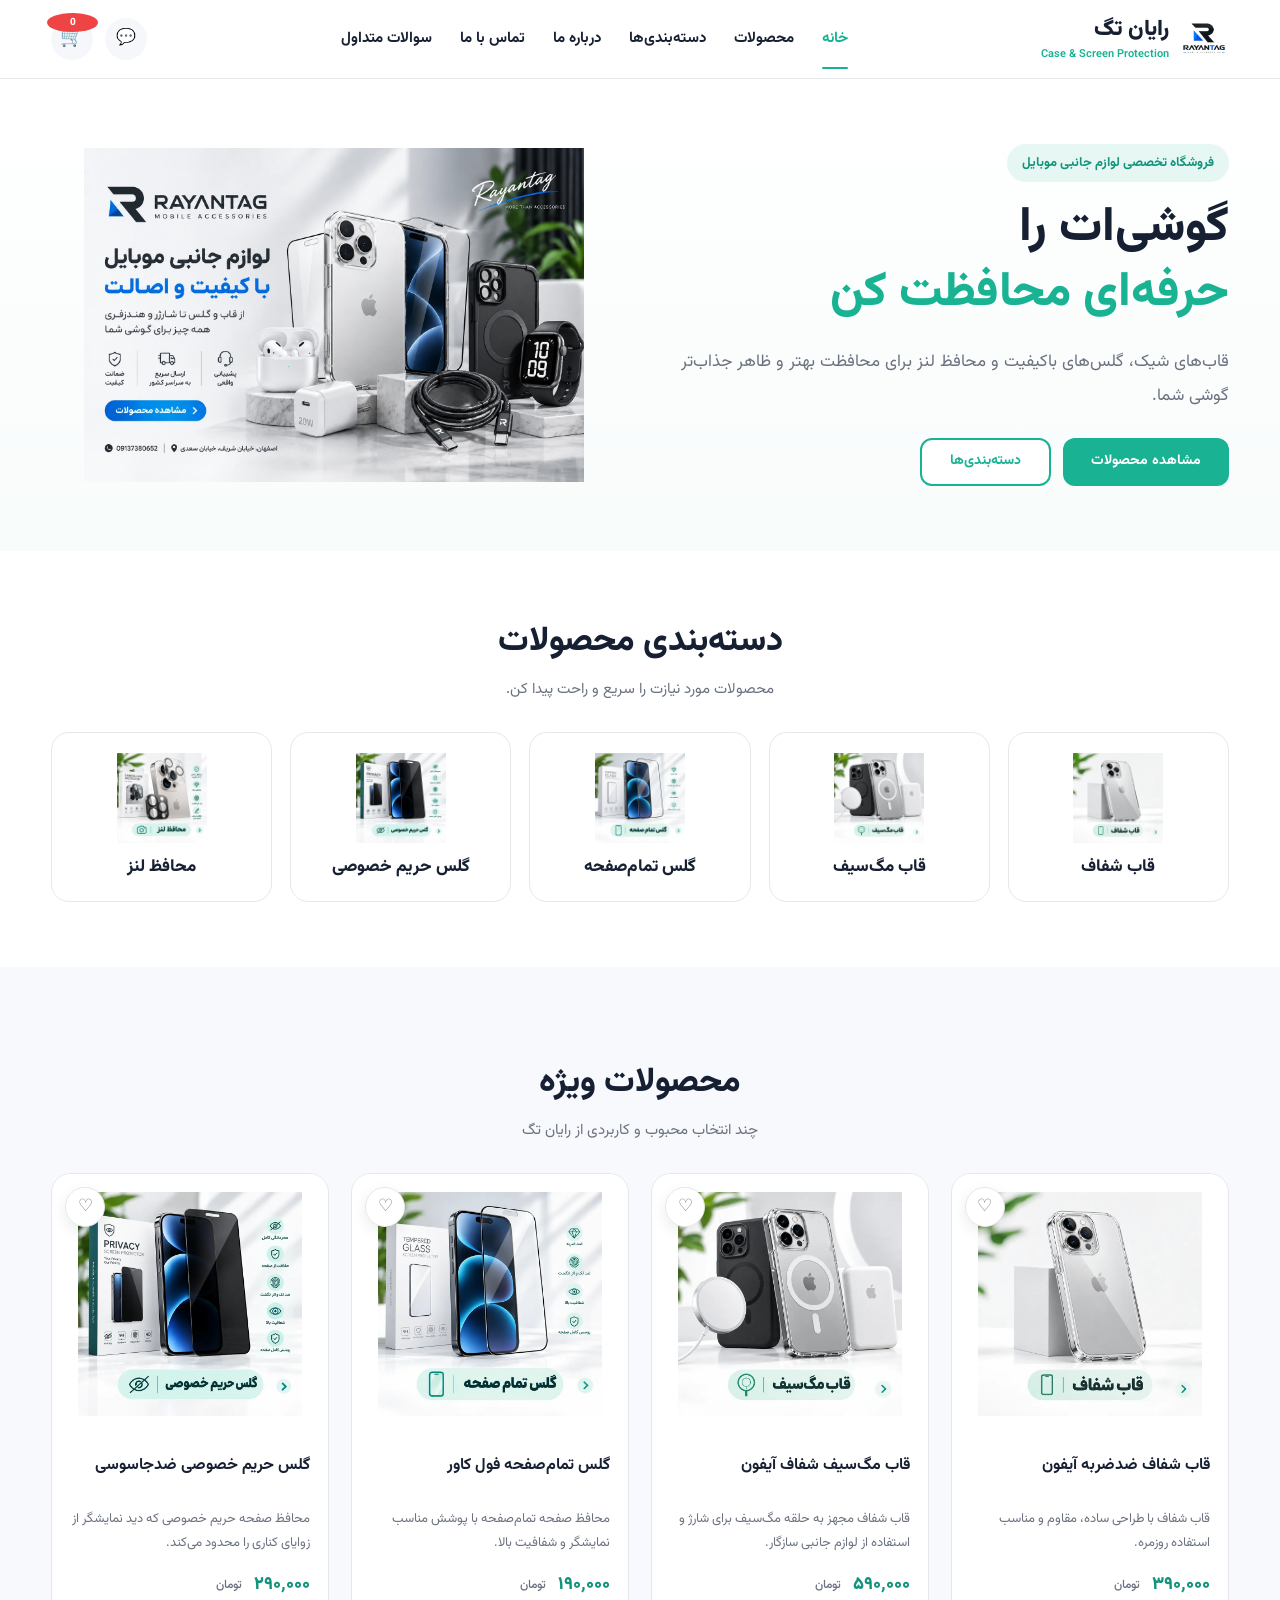
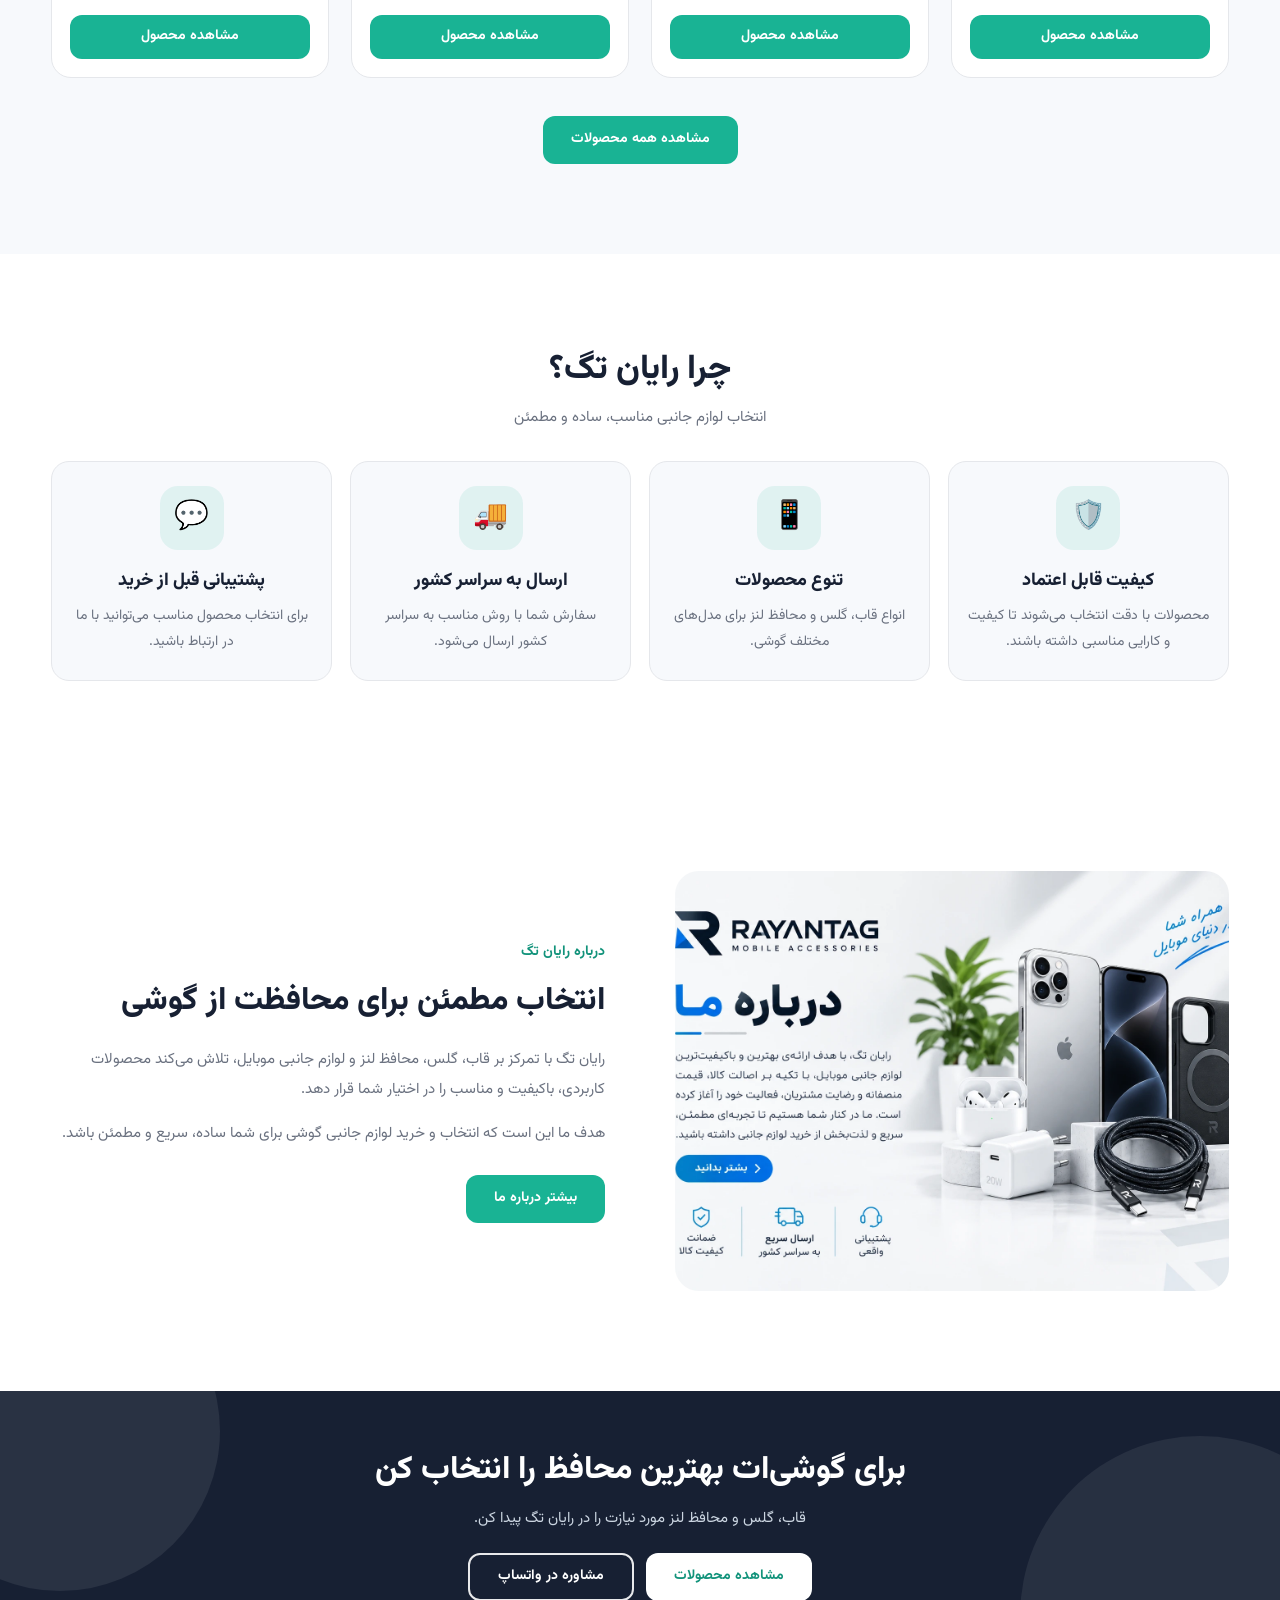
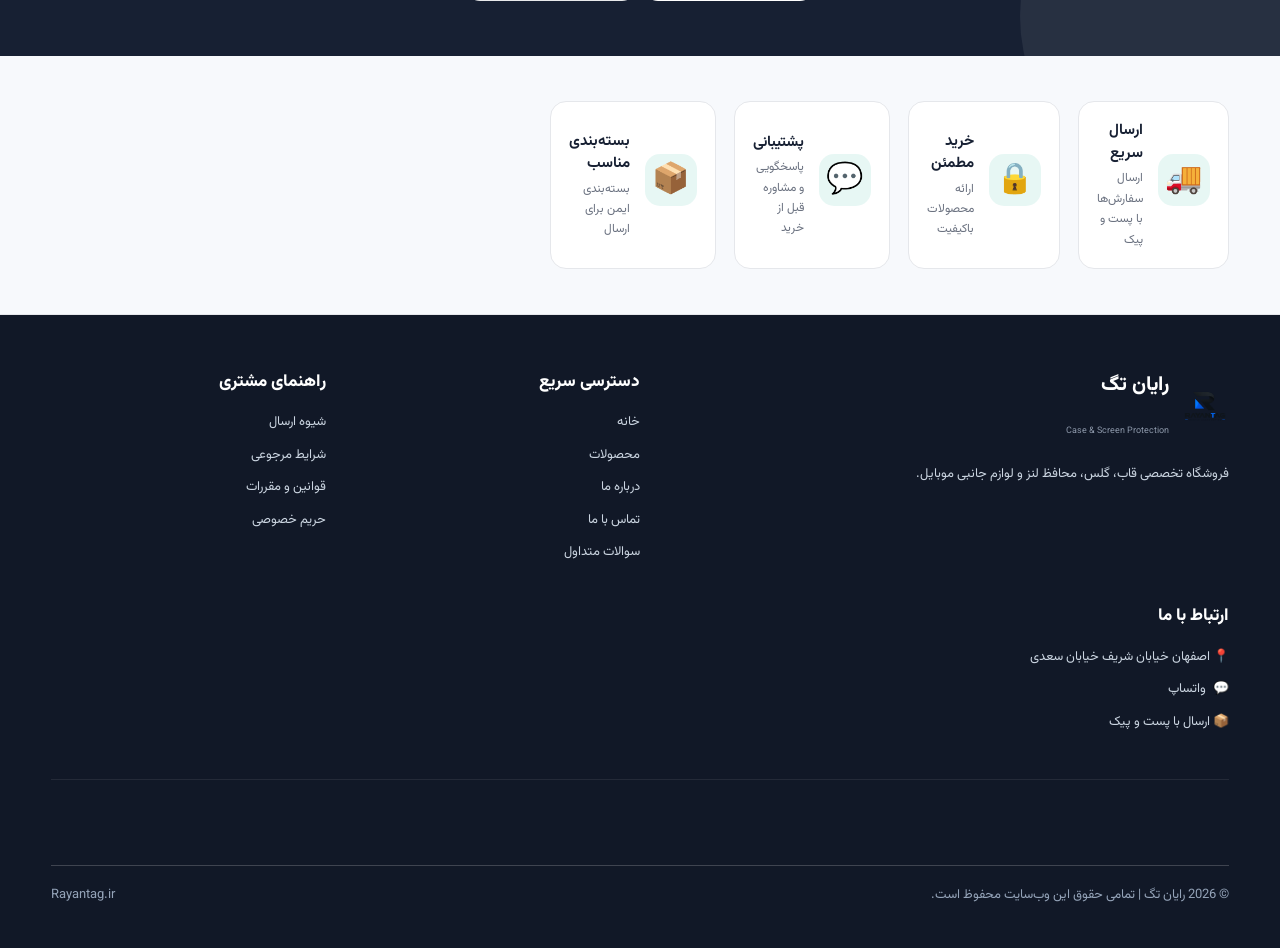
<file: index.html>
<!DOCTYPE html>
<html lang="fa" dir="rtl">

<head>

    <meta charset="UTF-8">

    <meta name="viewport"
          content="width=device-width, initial-scale=1.0">

    <meta http-equiv="X-UA-Compatible"
          content="IE=edge">

    <title>
        رایان تگ | خرید قاب، گلس و لوازم جانبی گوشی
    </title>

    <meta name="description"
          content="رایان تگ، فروشگاه تخصصی قاب گوشی، گلس صفحه، محافظ لنز و لوازم محافظتی موبایل. خرید آسان و ثبت سفارش از طریق واتساپ.">

    <meta name="keywords"
          content="رایان تگ، Rayantag، قاب گوشی، قاب موبایل، قاب مگ سیف، گلس گوشی، گلس حریم خصوصی، محافظ لنز، لوازم جانبی موبایل">

    <meta name="author"
          content="Rayantag">

    <meta name="theme-color"
          content="#19b394">

    <link rel="canonical"
          href="https://rayantag.ir/">

    <link rel="icon"
          href="assets/favicons/favicon.png"
          type="image/png">

    <link rel="apple-touch-icon"
          href="assets/favicons/apple-touch-icon.png">

    <link rel="preconnect"
          href="https://fonts.googleapis.com">

    <link rel="preconnect"
          href="https://fonts.gstatic.com"
          crossorigin>

    <link href="https://fonts.googleapis.com/css2?family=Vazirmatn:wght@300;400;500;600;700;800;900&display=swap"
          rel="stylesheet">

    <link rel="stylesheet"
          href="assets/css/style.css">

    <link rel="stylesheet"
          href="assets/css/responsive.css">

    <link rel="stylesheet" href="assets/css/animation.css">

</head>


<body>


<!-- =====================================
     HEADER
===================================== -->

<header class="header">

    <div class="container">


        <!-- LOGO -->

        <a href="index.html"
           class="logo"
           aria-label="صفحه اصلی رایان تگ">

            <img src="assets/logo/logo.webp"
                 alt="لوگوی رایان تگ">

            <div>

                <h2>رایان تگ</h2>

                <span>
                    Case &amp; Screen Protection
                </span>

            </div>

        </a>


        <!-- NAVIGATION -->

        <nav aria-label="منوی اصلی">

            <ul>

                <li>
                    <a class="active"
                       href="index.html">
                        خانه
                    </a>
                </li>

                <li>
                    <a href="products.html">
                        محصولات
                    </a>
                </li>

                <li>
                    <a href="#categories">
                        دسته‌بندی‌ها
                    </a>
                </li>

                <li>
                    <a href="about.html">
                        درباره ما
                    </a>
                </li>

                <li>
                    <a href="contact.html">
                        تماس با ما
                    </a>
                </li>

                <li>
                    <a href="faq.html">
                        سوالات متداول
                    </a>
                </li>

            </ul>

        </nav>


        <!-- HEADER ACTIONS -->

        <div class="header-actions">


            <!-- WHATSAPP -->

            <a href="https://wa.me/989137380652"
               target="_blank"
               rel="noopener"
               aria-label="پشتیبانی واتساپ">

                💬

            </a>


            <!-- CART -->

            <a href="cart.html"
               class="cart-icon"
               aria-label="سبد خرید">

                🛒

                <span id="cartCount">
                    0
                </span>

            </a>


        </div>


    </div>

</header>

    <!-- =====================================
     HERO
===================================== -->

<section class="hero">

    <div class="container">


        <div class="hero-content">

            <span class="hero-badge">
                فروشگاه تخصصی لوازم جانبی موبایل
            </span>


            <h1>
                گوشی‌ات را
                <br>
                <span>حرفه‌ای محافظت کن</span>
            </h1>


            <p>
                قاب‌های شیک، گلس‌های باکیفیت و محافظ لنز
                برای محافظت بهتر و ظاهر جذاب‌تر گوشی شما.
            </p>


            <div class="hero-buttons">

                <a href="products.html"
                   class="btn">

                    مشاهده محصولات

                </a>


                <a href="#categories"
                   class="btn-outline">

                    دسته‌بندی‌ها

                </a>

            </div>

        </div>


        <!-- HERO IMAGE -->

        <div class="hero-image">

            <img src="assets/hero/hero.webp"
                 alt="محصولات لوازم جانبی رایان تگ"
                 loading="eager">

        </div>


    </div>

</section>



<!-- =====================================
     CATEGORIES
===================================== -->

<section id="categories"
         class="categories">

    <div class="container">


        <div class="section-header">

            <h2>
                دسته‌بندی محصولات
            </h2>

            <p>
                محصولات مورد نیازت را سریع و راحت پیدا کن.
            </p>

        </div>


        <div class="category-grid">


            <!-- CATEGORY 1 -->

            <a href="products.html?category=transparent-case"
               class="category-card">

                <img src="assets/categories/transparent-case.webp"
                     alt="قاب شفاف گوشی"
                     loading="lazy">

                <h3>
                    قاب شفاف
                </h3>

            </a>


            <!-- CATEGORY 2 -->

            <a href="products.html?category=magsafe-case"
               class="category-card">

                <img src="assets/categories/magsafe-case.webp"
                     alt="قاب مگ سیف"
                     loading="lazy">

                <h3>
                    قاب مگ‌سیف
                </h3>

            </a>


            <!-- CATEGORY 3 -->

            <a href="products.html?category=full-glass"
               class="category-card">

                <img src="assets/categories/full-glass.webp"
                     alt="گلس تمام صفحه"
                     loading="lazy">

                <h3>
                    گلس تمام‌صفحه
                </h3>

            </a>


            <!-- CATEGORY 4 -->

            <a href="products.html?category=privacy-glass"
               class="category-card">

                <img src="assets/categories/privacy-glass.webp"
                     alt="گلس حریم خصوصی"
                     loading="lazy">

                <h3>
                    گلس حریم خصوصی
                </h3>

            </a>


            <!-- CATEGORY 5 -->

            <a href="products.html?category=lens-protector"
               class="category-card">

                <img src="assets/categories/lens-protector.webp"
                     alt="محافظ لنز دوربین"
                     loading="lazy">

                <h3>
                    محافظ لنز
                </h3>

            </a>


        </div>

    </div>

</section>


    <!-- =====================================
     FEATURED PRODUCTS
===================================== -->

<section class="featured">

    <div class="container">


        <div class="section-header">

            <h2>
                محصولات ویژه
            </h2>

            <p>
                چند انتخاب محبوب و کاربردی از رایان تگ
            </p>

        </div>


        <div id="featuredProducts"
             class="product-grid">

            <!--
                محصولات به صورت خودکار
                توسط products.js نمایش داده می‌شوند.
            -->

        </div>


        <div class="section-more">

            <a href="products.html"
               class="btn">

                مشاهده همه محصولات

            </a>

        </div>


    </div>

</section>



<!-- =====================================
     WHY RAYANTAG
===================================== -->

<section class="why-us">

    <div class="container">


        <div class="section-header">

            <h2>
                چرا رایان تگ؟
            </h2>

            <p>
                انتخاب لوازم جانبی مناسب،
                ساده و مطمئن
            </p>

        </div>


        <div class="why-grid">


            <!-- CARD 1 -->

            <div class="why-card">

                <div class="why-icon">
                    🛡️
                </div>

                <h3>
                    کیفیت قابل اعتماد
                </h3>

                <p>
                    محصولات با دقت انتخاب می‌شوند
                    تا کیفیت و کارایی مناسبی داشته باشند.
                </p>

            </div>


            <!-- CARD 2 -->

            <div class="why-card">

                <div class="why-icon">
                    📱
                </div>

                <h3>
                    تنوع محصولات
                </h3>

                <p>
                    انواع قاب، گلس و محافظ لنز
                    برای مدل‌های مختلف گوشی.
                </p>

            </div>


            <!-- CARD 3 -->

            <div class="why-card">

                <div class="why-icon">
                    🚚
                </div>

                <h3>
                    ارسال به سراسر کشور
                </h3>

                <p>
                    سفارش شما با روش مناسب
                    به سراسر کشور ارسال می‌شود.
                </p>

            </div>


            <!-- CARD 4 -->

            <div class="why-card">

                <div class="why-icon">
                    💬
                </div>

                <h3>
                    پشتیبانی قبل از خرید
                </h3>

                <p>
                    برای انتخاب محصول مناسب
                    می‌توانید با ما در ارتباط باشید.
                </p>

            </div>


        </div>

    </div>

</section>


    <!-- =====================================
     ABOUT RAYANTAG
===================================== -->

<section class="about-preview">

    <div class="container">

        <div class="about-preview-content">


            <div class="about-preview-image">

                <img
                    src="assets/about/about-store.webp"
                    alt="رایان تگ"
                    loading="lazy"
                >

            </div>


            <div class="about-preview-text">

                <span class="about-label">
                    درباره رایان تگ
                </span>

                <h2>
                    انتخاب مطمئن برای
                    محافظت از گوشی
                </h2>

                <p>
                    رایان تگ با تمرکز بر قاب، گلس،
                    محافظ لنز و لوازم جانبی موبایل،
                    تلاش می‌کند محصولات کاربردی،
                    باکیفیت و مناسب را در اختیار شما قرار دهد.
                </p>

                <p>
                    هدف ما این است که انتخاب و خرید
                    لوازم جانبی گوشی برای شما ساده،
                    سریع و مطمئن باشد.
                </p>


                <a
                    href="about.html"
                    class="btn"
                >
                    بیشتر درباره ما
                </a>

            </div>


        </div>

    </div>

</section>



<!-- =====================================
     CTA
===================================== -->

<section class="cta">

    <div class="container">

        <div class="cta-content">

            <h2>
                برای گوشی‌ات بهترین محافظ را انتخاب کن
            </h2>

            <p>
                قاب، گلس و محافظ لنز مورد نیازت را
                در رایان تگ پیدا کن.
            </p>


            <div class="cta-buttons">

                <a
                    href="products.html"
                    class="btn"
                >
                    مشاهده محصولات
                </a>


                <a
                    href="https://wa.me/989137380652"
                    class="btn-outline"
                    target="_blank"
                    rel="noopener"
                >
                    مشاوره در واتساپ
                </a>

            </div>

        </div>

    </div>

</section>


    <!-- =====================================
     FEATURES
===================================== -->

<section class="features">

    <div class="container">

        <div class="features-grid">


            <div class="feature-item">

                <div class="feature-icon">
                    🚚
                </div>

                <div>
                    <h3>ارسال سریع</h3>
                    <p>ارسال سفارش‌ها با پست و پیک</p>
                </div>

            </div>


            <div class="feature-item">

                <div class="feature-icon">
                    🔒
                </div>

                <div>
                    <h3>خرید مطمئن</h3>
                    <p>ارائه محصولات باکیفیت</p>
                </div>

            </div>


            <div class="feature-item">

                <div class="feature-icon">
                    💬
                </div>

                <div>
                    <h3>پشتیبانی</h3>
                    <p>پاسخگویی و مشاوره قبل از خرید</p>
                </div>

            </div>


            <div class="feature-item">

                <div class="feature-icon">
                    📦
                </div>

                <div>
                    <h3>بسته‌بندی مناسب</h3>
                    <p>بسته‌بندی ایمن برای ارسال</p>
                </div>

            </div>


        </div>

    </div>

</section>



<!-- =====================================
     FOOTER
===================================== -->

<footer class="footer">

    <div class="container">

        <div class="footer-grid">


            <!-- ABOUT -->

            <div class="footer-column">

                <a
                    href="index.html"
                    class="footer-logo"
                >

                    <img
                        src="assets/logo/logo.webp"
                        alt="رایان تگ"
                    >

                    <div>

                        <h3>رایان تگ</h3>

                        <span>
                            Case &amp; Screen Protection
                        </span>

                    </div>

                </a>


                <p>
                    فروشگاه تخصصی قاب، گلس،
                    محافظ لنز و لوازم جانبی موبایل.
                </p>

            </div>



            <!-- QUICK LINKS -->

            <div class="footer-column">

                <h3>
                    دسترسی سریع
                </h3>

                <ul>

                    <li>
                        <a href="index.html">
                            خانه
                        </a>
                    </li>

                    <li>
                        <a href="products.html">
                            محصولات
                        </a>
                    </li>

                    <li>
                        <a href="about.html">
                            درباره ما
                        </a>
                    </li>

                    <li>
                        <a href="contact.html">
                            تماس با ما
                        </a>
                    </li>

                    <li>
                        <a href="faq.html">
                            سوالات متداول
                        </a>
                    </li>

                </ul>

            </div>



            <!-- CUSTOMER -->

            <div class="footer-column">

                <h3>
                    راهنمای مشتری
                </h3>

                <ul>

                    <li>
                        <a href="shipping.html">
                            شیوه ارسال
                        </a>
                    </li>

                    <li>
                        <a href="return.html">
                            شرایط مرجوعی
                        </a>
                    </li>

                    <li>
                        <a href="terms.html">
                            قوانین و مقررات
                        </a>
                    </li>

                    <li>
                        <a href="privacy.html">
                            حریم خصوصی
                        </a>
                    </li>

                </ul>

            </div>



            <!-- CONTACT -->

            <div class="footer-column">

                <h3>
                    ارتباط با ما
                </h3>

                <ul class="footer-contact">

                    <li>
                        📍 اصفهان خیابان شریف خیابان سعدی
                    </li>

                    <li>
                        💬
                        <a
                            href="https://wa.me/989137380652"
                            target="_blank"
                            rel="noopener"
                        >
                            واتساپ
                        </a>
                    </li>

                    <li>
                        📦 ارسال با پست و پیک
                    </li>

                </ul>

            </div>


        </div>



        <!-- ENAMAD -->

        <div class="footer-trust">

          
        </div>



        <hr>



        <div class="footer-bottom">

            <p>
                © 2026 رایان تگ | تمامی حقوق این وب‌سایت محفوظ است.
            </p>

            <p>
                Rayantag.ir
            </p>

        </div>


    </div>

</footer>



<!-- =====================================
     SCRIPTS
===================================== -->

<script src="assets/js/products.js"></script>

<script src="assets/js/app.js"></script>


</body>
</html>
</file>
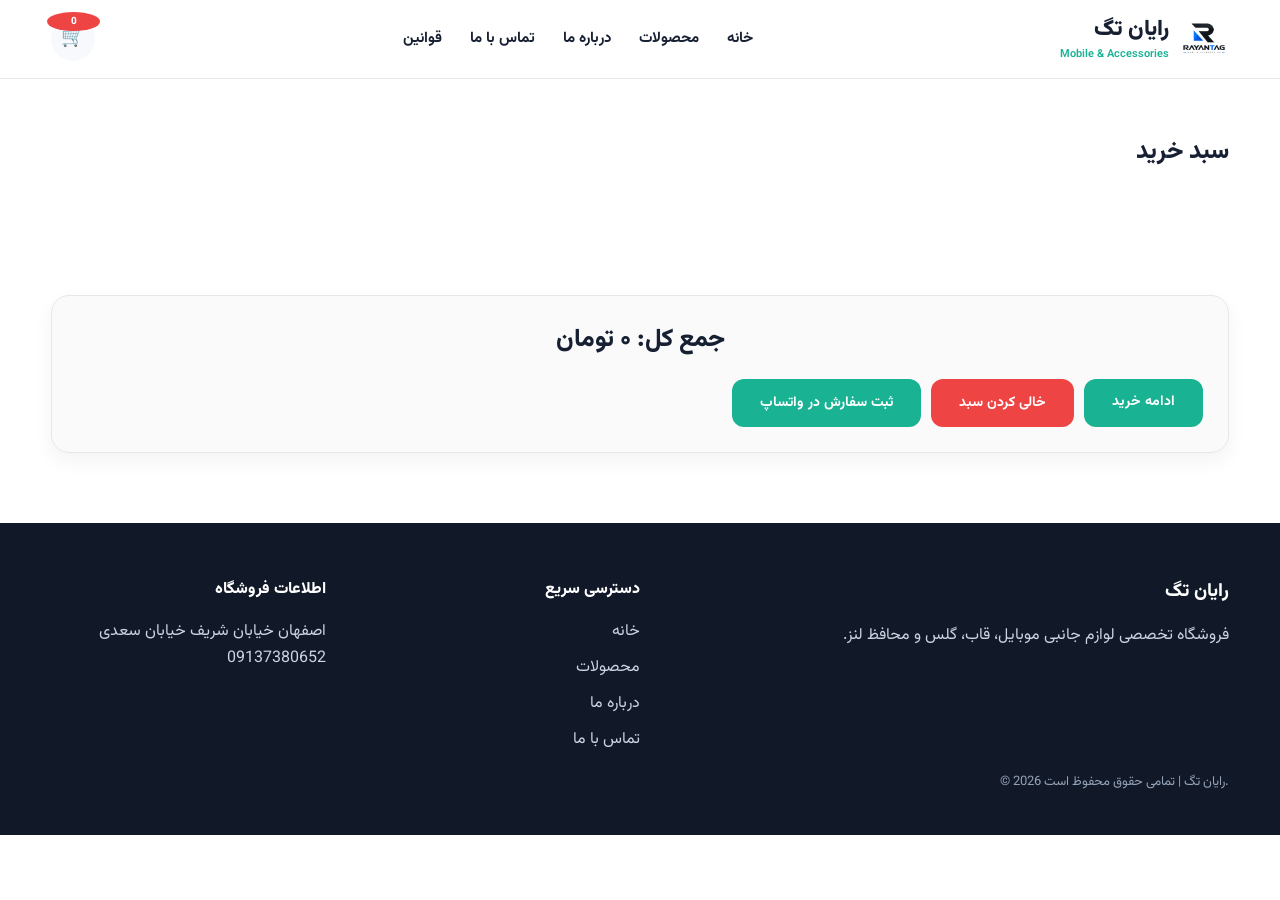
<file: cart.html>
<!DOCTYPE html>
<html lang="fa" dir="rtl">

<head>

    <meta charset="UTF-8">

    <meta
        name="viewport"
        content="width=device-width, initial-scale=1.0"
    >

    <title>سبد خرید | رایان تگ</title>

    <meta
        name="description"
        content="سبد خرید فروشگاه رایان تگ"
    >

    <link
        rel="icon"
        type="image/png"
        href="assets/favicons/favicon.png"
    >

    <link
        rel="stylesheet"
        href="assets/css/style.css"
    >

    <link
        rel="stylesheet"
        href="assets/css/responsive.css"
    >

    <link rel="stylesheet" href="assets/css/animation.css">
    
    <link
        rel="preconnect"
        href="https://fonts.googleapis.com"
    >

    <link
        rel="preconnect"
        href="https://fonts.gstatic.com"
        crossorigin
    >

    <link
        href="https://fonts.googleapis.com/css2?family=Vazirmatn:wght@300;400;500;600;700;800;900&display=swap"
        rel="stylesheet"
    >

    <style>

        .cart-page {
            padding: 45px 0 70px;
        }

        .cart-items {
            display: flex;
            flex-direction: column;
            gap: 15px;
        }

        .cart-item {
            display: grid;
            grid-template-columns: 110px 1fr auto;
            align-items: center;
            gap: 20px;
            padding: 18px;
            background: #fff;
            border: 1px solid #eee;
            border-radius: 18px;
        }

        .cart-item img {
            width: 100px;
            height: 100px;
            object-fit: contain;
            border-radius: 14px;
            background: #fafafa;
        }

        .cart-info h3 {
            margin: 0 0 10px;
            font-size: 16px;
        }

        .cart-info p {
            margin: 6px 0;
            color: #777;
            font-size: 13px;
        }

        .cart-row-total {
            color: #409b8c !important;
            font-weight: 800;
        }

        .cart-actions {
            display: flex;
            align-items: center;
            gap: 8px;
        }

        .qty-btn {
    width: 38px;
    height: 38px;
    border: 1px solid #ddd !important;
    border-radius: 9px;
    background: #fff !important;
    color: #111 !important;
    cursor: pointer;
    font-size: 20px;
    font-weight: 800;
    display: inline-flex;
    align-items: center;
    justify-content: center;
    opacity: 1 !important;
    visibility: visible !important;
}

.qty-btn:hover {
    background: #19b394 !important;
    color: #fff !important;
}
        

        .qty-number {
            min-width: 30px;
            text-align: center;
            font-weight: 700;
        }

        .remove-btn {
            margin-right: 10px;
            padding: 9px 13px;
            border: 0;
            border-radius: 9px;
            background: #f5eeee;
            color: #c33;
            font-family: inherit;
            cursor: pointer;
        }

        .cart-total {
            margin-top: 25px;
            padding: 25px;
            background: #fafafa;
            border-radius: 18px;
        }

        .cart-total h2 {
            margin: 0 0 20px;
        }

        .cart-buttons {
            display: flex;
            flex-wrap: wrap;
            gap: 10px;
        }

        .empty-cart {
            padding: 80px 20px;
            text-align: center;
        }

        .empty-cart h2 {
            margin-bottom: 20px;
        }

        @media (max-width: 700px) {

            .cart-item {
                grid-template-columns: 80px 1fr;
            }

            .cart-item img {
                width: 80px;
                height: 80px;
            }

            .cart-actions {
                grid-column: 1 / -1;
                justify-content: flex-start;
            }

            .remove-btn {
                margin-right: 5px;
            }

        }

    </style>

</head>


<body>


<header class="header">

    <div class="container">

        <a href="index.html" class="logo">

            <img
                src="assets/logo/logo.webp"
                alt="رایان تگ"
            >

            <div>

                <h2>رایان تگ</h2>

                <span>
                    Mobile & Accessories
                </span>

            </div>

        </a>


        <nav>

            <ul>

                <li>
                    <a href="index.html">
                        خانه
                    </a>
                </li>

                <li>
                    <a href="products.html">
                        محصولات
                    </a>
                </li>

                <li>
                    <a href="about.html">
                        درباره ما
                    </a>
                </li>

                <li>
                    <a href="contact.html">
                        تماس با ما
                    </a>
                </li>

                <li>
                    <a href="terms.html">
                        قوانین
                    </a>
                </li>

            </ul>

        </nav>


        <a
            href="cart.html"
            class="cart-icon"
        >

            🛒

            <span id="cartCount">
                0
            </span>

        </a>

    </div>

</header>


<section class="page-title">

    <div class="container">

        <h1>
            سبد خرید
        </h1>

    </div>

</section>


<section class="cart-page">

    <div class="container">


        <div id="cartItems">
        </div>


        <div class="cart-total">

            <h2>

                جمع کل:

                <span id="cartTotal">
                    0 تومان
                </span>

            </h2>


            <div class="cart-buttons">

                <a
                    href="products.html"
                    class="btn"
                >
                    ادامه خرید
                </a>


                <button
                    type="button"
                    id="clearCartBtn"
                    class="btn btn-danger"
                >
                    خالی کردن سبد
                </button>


                <button
                    type="button"
                    id="checkoutBtn"
                    class="btn"
                >
                    ثبت سفارش در واتساپ
                </button>

            </div>

        </div>

    </div>

</section>


<footer class="footer">

    <div class="container">

        <div class="footer-grid">

            <div>

                <h3>
                    رایان تگ
                </h3>

                <p>
                    فروشگاه تخصصی لوازم جانبی موبایل،
                    قاب، گلس و محافظ لنز.
                </p>

            </div>


            <div>

                <h4>
                    دسترسی سریع
                </h4>

                <ul>

                    <li>
                        <a href="index.html">
                            خانه
                        </a>
                    </li>

                    <li>
                        <a href="products.html">
                            محصولات
                        </a>
                    </li>

                    <li>
                        <a href="about.html">
                            درباره ما
                        </a>
                    </li>

                    <li>
                        <a href="contact.html">
                            تماس با ما
                        </a>
                    </li>

                </ul>

            </div>


            <div>

                <h4>
                    اطلاعات فروشگاه
                </h4>

                <p>
                    اصفهان خیابان شریف خیابان سعدی
                </p>

                <p>
                    09137380652
                </p>

            </div>

        </div>


        <div class="footer-bottom">

            <p>
                © 2026 رایان تگ | تمامی حقوق محفوظ است.
            </p>

        </div>

    </div>

</footer>


<script src="assets/js/products.js"></script>

<script src="assets/js/app.js"></script>

<script src="assets/js/cart.js"></script>


</body>

</html>
</file>
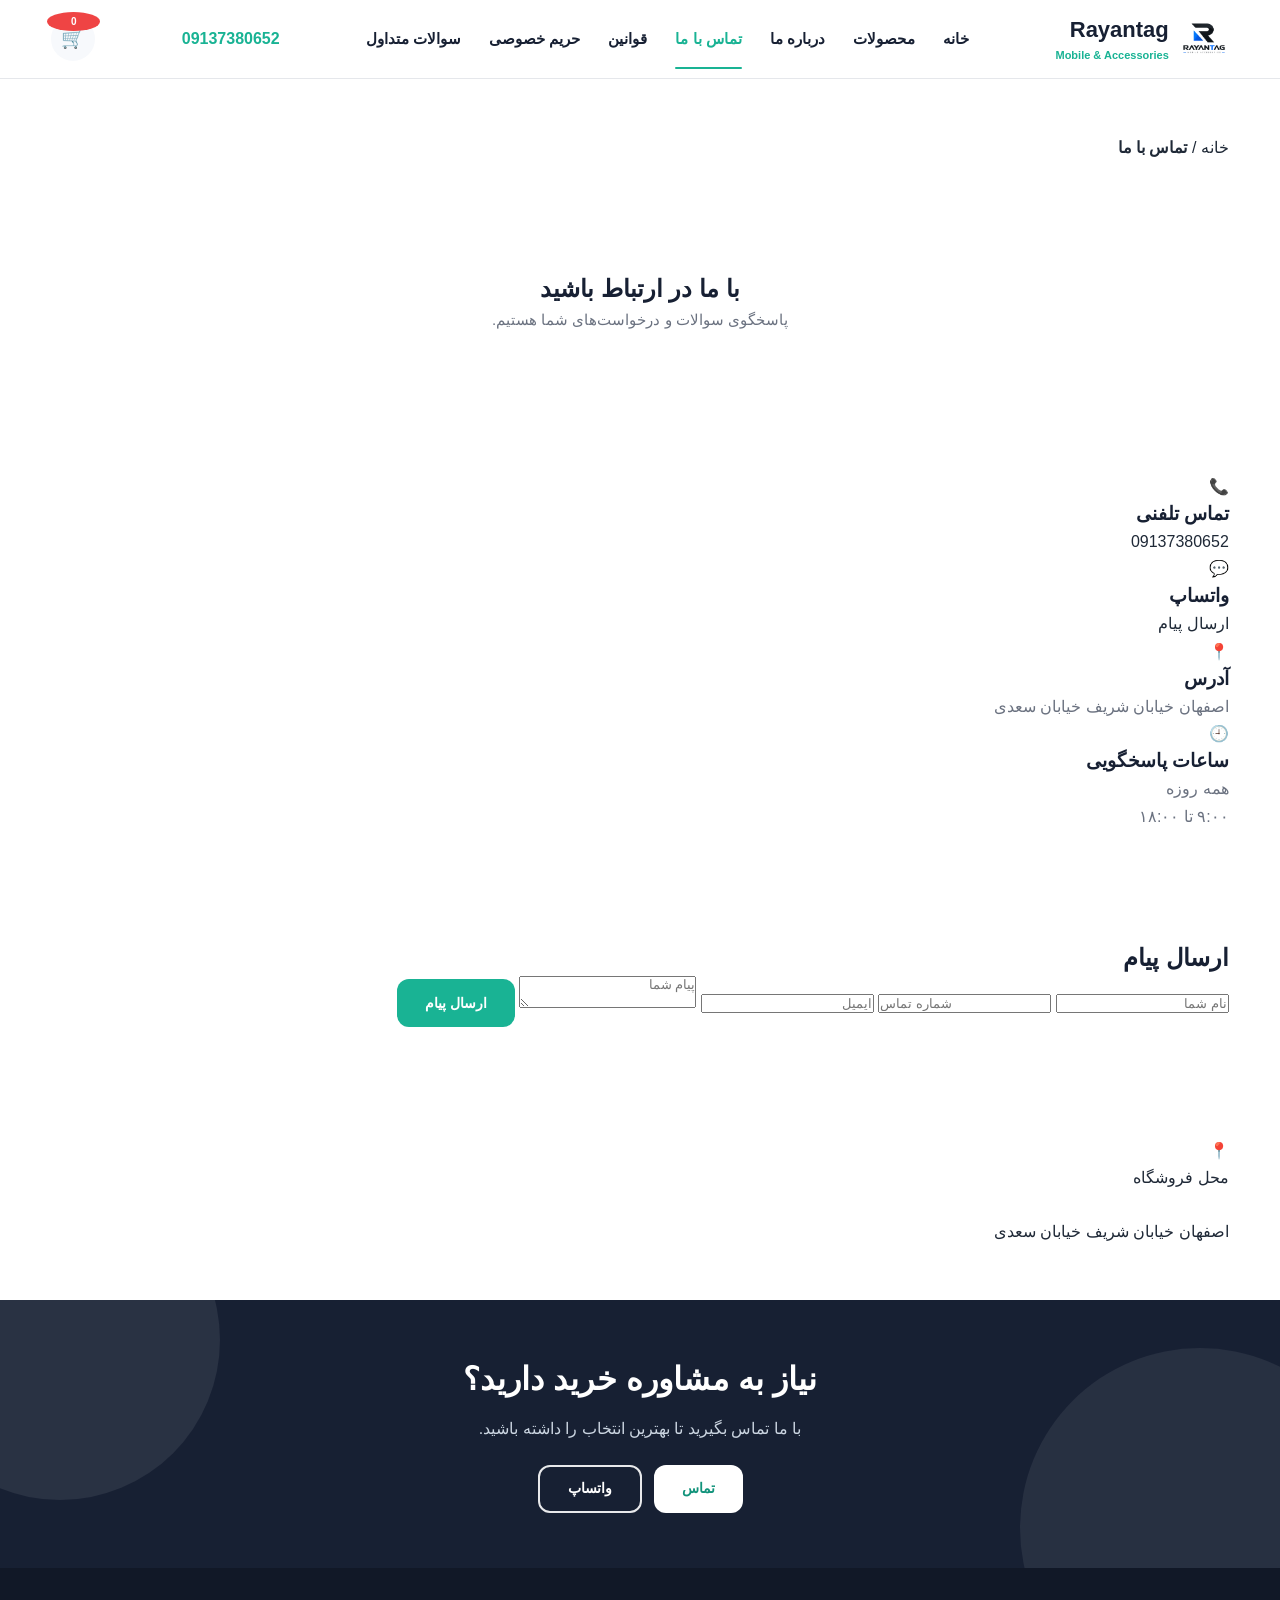
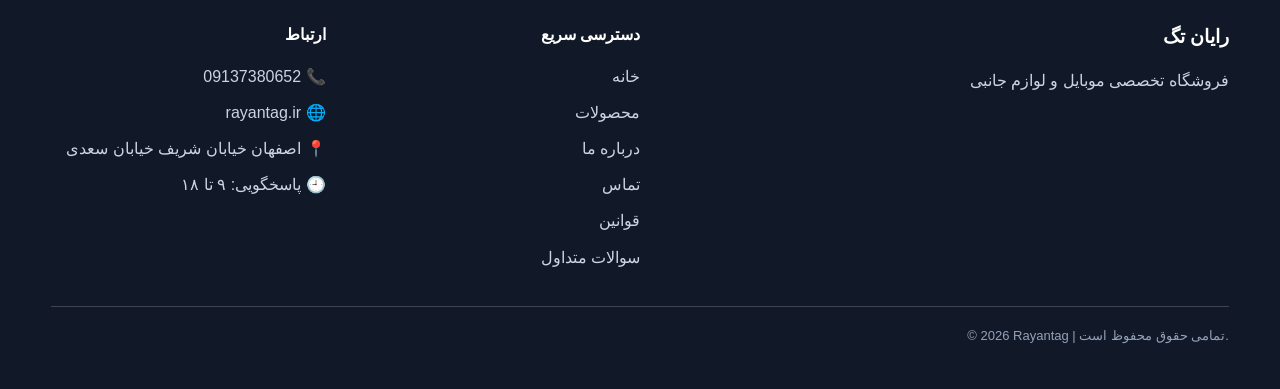
<file: contact.html>
<!DOCTYPE html>

<html lang="fa" dir="rtl">

<head>

<meta charset="UTF-8">

<meta name="viewport" content="width=device-width, initial-scale=1.0">

<title>تماس با ما | Rayantag </title>

<meta name="description"
content="ارتباط با Rayantag، فروشگاه موبایل و لوازم جانبی">

<meta name="theme-color"
content="#0f766e">


<link rel="icon"
href="assets/favicons/favicon.png">


<link rel="stylesheet"
href="assets/css/style.css">


<link rel="stylesheet"
href="assets/css/responsive.css">

  <link rel="stylesheet" href="assets/css/animation.css">


</head>


<body>


<!-- HEADER -->

<header class="header">

<div class="container">


<a href="index.html" class="logo">

<img
src="assets/logo/logo.webp"
alt="رایان تگ">


<div>

<h2>Rayantag</h2>

<span>Mobile & Accessories</span>

</div>

</a>


<nav>

<ul>

<li>
<a href="index.html">
خانه
</a>
</li>


<li>
<a href="products.html">
محصولات
</a>
</li>


<li>
<a href="about.html">
درباره ما
</a>
</li>


<li>
<a class="active" href="contact.html">
تماس با ما
</a>
</li>


  <li>
<a href="terms.html">
قوانین
</a>
</li>

  <li>
<a href="privacy.html">
حریم خصوصی
</a>
</li>

<li>
<a href="faq.html">
سوالات متداول
</a>
</li>


</ul>

</nav>


<a href="tel:09137380652"
class="header-phone">

09137380652

</a>

  <a href="cart.html" class="cart-icon">

🛒

<span id="cartCount">

0

</span>

</a>


</div>

</header>




<!-- BREADCRUMB -->


<section class="breadcrumb">

<div class="container">

<a href="index.html">
خانه
</a>

<span>/</span>

<strong>
تماس با ما
</strong>

</div>

</section>





<!-- CONTACT HERO -->


<section class="contact-hero">


<div class="container">


<div class="section-header">


<h1>

با ما در ارتباط باشید

</h1>


<p>

پاسخگوی سوالات و درخواست‌های شما هستیم.

</p>


</div>


</div>


</section>





<!-- CONTACT INFO -->


<section class="contact-info">


<div class="container">


<div class="contact-grid">


<div class="contact-card">


<div class="contact-icon">

📞

</div>


<h3>

تماس تلفنی

</h3>


<a href="tel:09137380652">

09137380652

</a>


</div>





<div class="contact-card">


<div class="contact-icon">

💬

</div>


<h3>

واتساپ

</h3>


<a href="https://wa.me/989137380652"
target="_blank">

ارسال پیام

</a>


</div>


<div class="contact-card">

<div class="contact-icon">

📍

</div>

<h3>

آدرس

</h3>

<p>

اصفهان خیابان شریف خیابان سعدی

</p>

</div>
  

  <div class="contact-card">

<div class="contact-icon">

🕘

</div>

<h3>

ساعات پاسخگویی

</h3>

<p>

همه روزه
<br>
۹:۰۰ تا ۱۸:۰۰

</p>

</div>

  

</div>


</div>


</section>






<!-- CONTACT FORM -->


<section class="contact-form">


<div class="container">


<div class="form-box">


<h2>

ارسال پیام

</h2>


<form id="contactForm">

<input
type="text"
id="name"
placeholder="نام شما">


<input
type="tel"
id="phone"
placeholder="شماره تماس">


<input
type="email"
id="email"
placeholder="ایمیل">


<textarea
id="message"
placeholder="پیام شما">
</textarea>


<button class="btn"
type="submit">

ارسال پیام

</button>


</form>


</div>


</div>


</section>






<!-- MAP -->


<section class="map-section">


<div class="container">


<div class="map-box">


<div>

📍

<br>

محل فروشگاه

<br>

<br>

اصفهان خیابان شریف خیابان سعدی
<br>
  

</div>


</div>


</div>


</section>






<!-- CTA -->


<section class="cta">


<div class="container">


<div class="cta-box">


<h2>

نیاز به مشاوره خرید دارید؟

</h2>


<p>

با ما تماس بگیرید تا بهترین انتخاب را داشته باشید.

</p>


<div class="cta-buttons">


<a href="tel:09137380652"
class="btn">

تماس

</a>


<a href="https://wa.me/989137380652"
target="_blank"
class="btn-outline">

واتساپ

</a>


</div>


</div>


</div>


</section>






<!-- FOOTER -->


<footer class="footer">


<div class="container">


<div class="footer-grid">


<div>


<h3>

رایان تگ

</h3>


<p>

فروشگاه تخصصی موبایل و لوازم جانبی

</p>


</div>



<div>


<h4>

دسترسی سریع

</h4>


<ul>

<li>
<a href="index.html">
خانه
</a>
</li>


<li>
<a href="products.html">
محصولات
</a>
</li>


<li>
<a href="about.html">
درباره ما
</a>
</li>


<li>
<a href="contact.html">
تماس
</a>
</li>

  <li>
<a href="terms.html">
قوانین
</a>
</li>

<li>
<a href="faq.html">
سوالات متداول
</a>
</li>
  


</ul>


</div>




<div>


<h4>

ارتباط

</h4>


<ul>


<li>
📞 09137380652
</li>


<li>
🌐 rayantag.ir
</li>




<li>📍 اصفهان خیابان شریف خیابان سعدی</li>


<li>🕘 پاسخگویی: ۹ تا ۱۸</li>

</ul>


</div>


</div>



<hr>



<div class="footer-bottom">


<p>

© 2026 Rayantag | تمامی حقوق محفوظ است.
</p>


</div>


</div>


</footer>



<script src="assets/js/app.js"></script>

  <script>

document
.getElementById("contactForm")
.addEventListener("submit",function(e){

e.preventDefault();

const name =
document.getElementById("name").value;

const phoneInput =
document.getElementById("phone").value;

const email =
document.getElementById("email").value;

const message =
document.getElementById("message").value;

  if(name.trim()===""){

    alert("نام را وارد کنید.");

    return;

}

if(phoneInput.trim()===""){

    alert("شماره تماس را وارد کنید.");

    return;

}

if(message.trim()===""){

    alert("پیام را وارد کنید.");

    return;

}

const phone = "989137380652";

let text =
`سلام

یک پیام جدید از سایت Rayantag

👤 نام:
${name}

📞 شماره:
${phoneInput}

📧 ایمیل:
${email}

💬 پیام:
${message}`;

  document.getElementById("contactForm").reset();

window.open(

`https://wa.me/${phone}?text=${encodeURIComponent(text)}`,

"_blank"

);

});

</script>
  


</body>

</html>
</file>
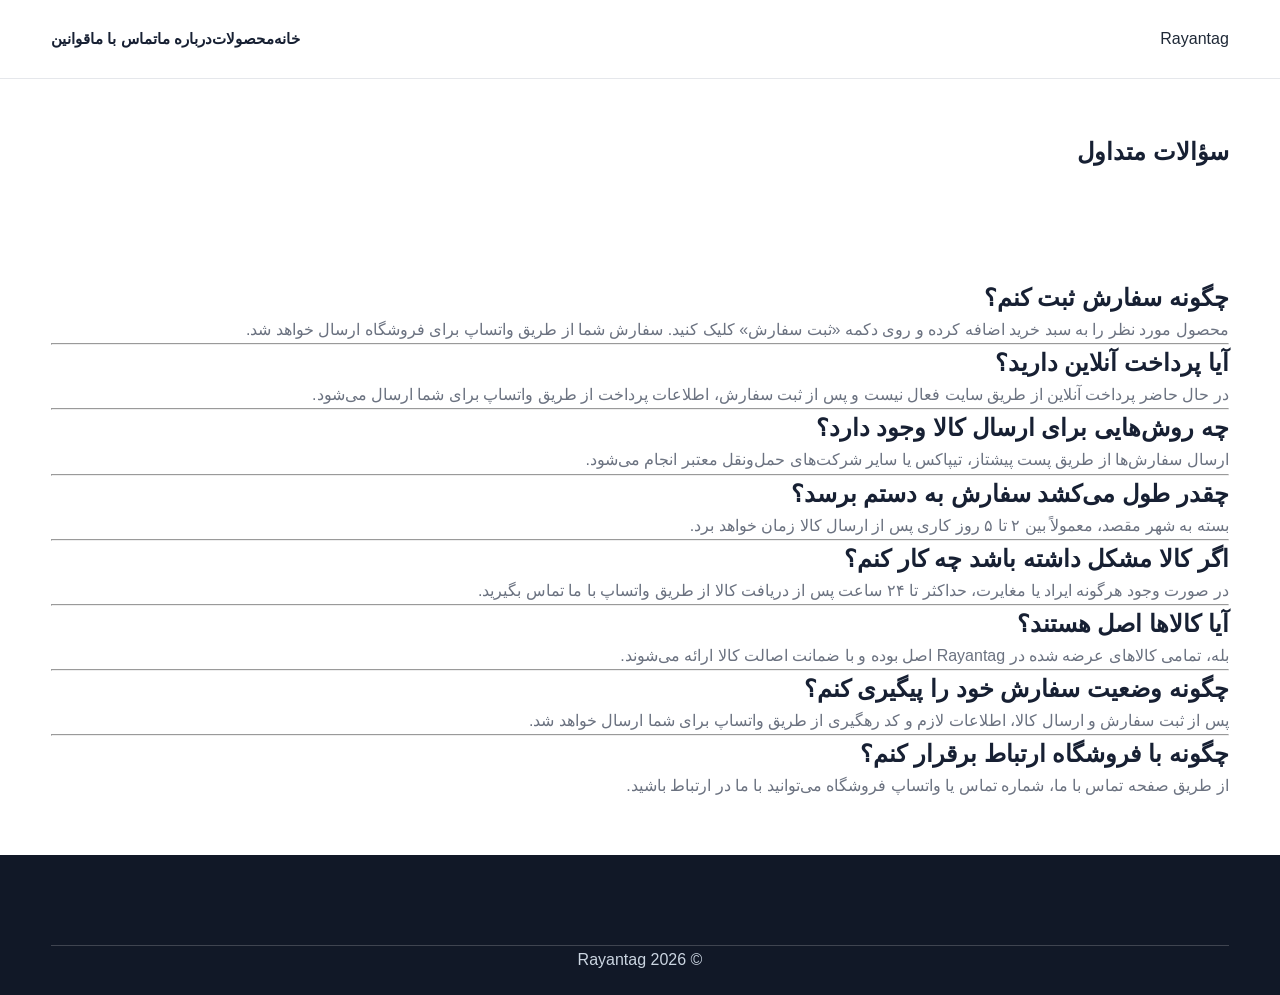
<file: faq.html>
<!DOCTYPE html>
<html lang="fa" dir="rtl">

<head>

<meta charset="UTF-8">
<meta name="viewport" content="width=device-width, initial-scale=1.0">

<title>سؤالات متداول | Rayantag</title>

<link rel="stylesheet" href="assets/css/style.css">
<link rel="stylesheet" href="assets/css/responsive.css">
  <link rel="stylesheet" href="assets/css/animation.css">

</head>

<body>

<header class="header">

<div class="container">

<a href="index.html" class="logo">

Rayantag

</a>

<nav>

<a href="index.html">خانه</a>
<a href="products.html">محصولات</a>
<a href="about.html">درباره ما</a>
<a href="contact.html">تماس با ما</a>
<a href="terms.html">قوانین</a>

</nav>

</div>

</header>

<section class="page-title">

<div class="container">

<h1>

سؤالات متداول

</h1>

</div>

</section>

<section class="page-content">

<div class="container">

<h2>چگونه سفارش ثبت کنم؟</h2>

<p>

محصول مورد نظر را به سبد خرید اضافه کرده و روی دکمه «ثبت سفارش» کلیک کنید. سفارش شما از طریق واتساپ برای فروشگاه ارسال خواهد شد.

</p>

<hr>

<h2>آیا پرداخت آنلاین دارید؟</h2>

<p>

در حال حاضر پرداخت آنلاین از طریق سایت فعال نیست و پس از ثبت سفارش، اطلاعات پرداخت از طریق واتساپ برای شما ارسال می‌شود.

</p>

<hr>

<h2>چه روش‌هایی برای ارسال کالا وجود دارد؟</h2>

<p>

ارسال سفارش‌ها از طریق پست پیشتاز، تیپاکس یا سایر شرکت‌های حمل‌ونقل معتبر انجام می‌شود.

</p>

<hr>

<h2>چقدر طول می‌کشد سفارش به دستم برسد؟</h2>

<p>

بسته به شهر مقصد، معمولاً بین ۲ تا ۵ روز کاری پس از ارسال کالا زمان خواهد برد.

</p>

<hr>

<h2>اگر کالا مشکل داشته باشد چه کار کنم؟</h2>

<p>

در صورت وجود هرگونه ایراد یا مغایرت، حداکثر تا ۲۴ ساعت پس از دریافت کالا از طریق واتساپ با ما تماس بگیرید.

</p>

<hr>

<h2>آیا کالاها اصل هستند؟</h2>

<p>

بله، تمامی کالاهای عرضه شده در Rayantag اصل بوده و با ضمانت اصالت کالا ارائه می‌شوند.

</p>

<hr>

<h2>چگونه وضعیت سفارش خود را پیگیری کنم؟</h2>

<p>

پس از ثبت سفارش و ارسال کالا، اطلاعات لازم و کد رهگیری از طریق واتساپ برای شما ارسال خواهد شد.

</p>

<hr>

<h2>چگونه با فروشگاه ارتباط برقرار کنم؟</h2>

<p>

از طریق صفحه تماس با ما، شماره تماس یا واتساپ فروشگاه می‌توانید با ما در ارتباط باشید.

</p>

</div>

</section>

<footer class="footer">

<div class="container">

<hr>

<p style="text-align:center">

© 2026 Rayantag

</p>

</div>

</footer>

</body>

</html>
</file>
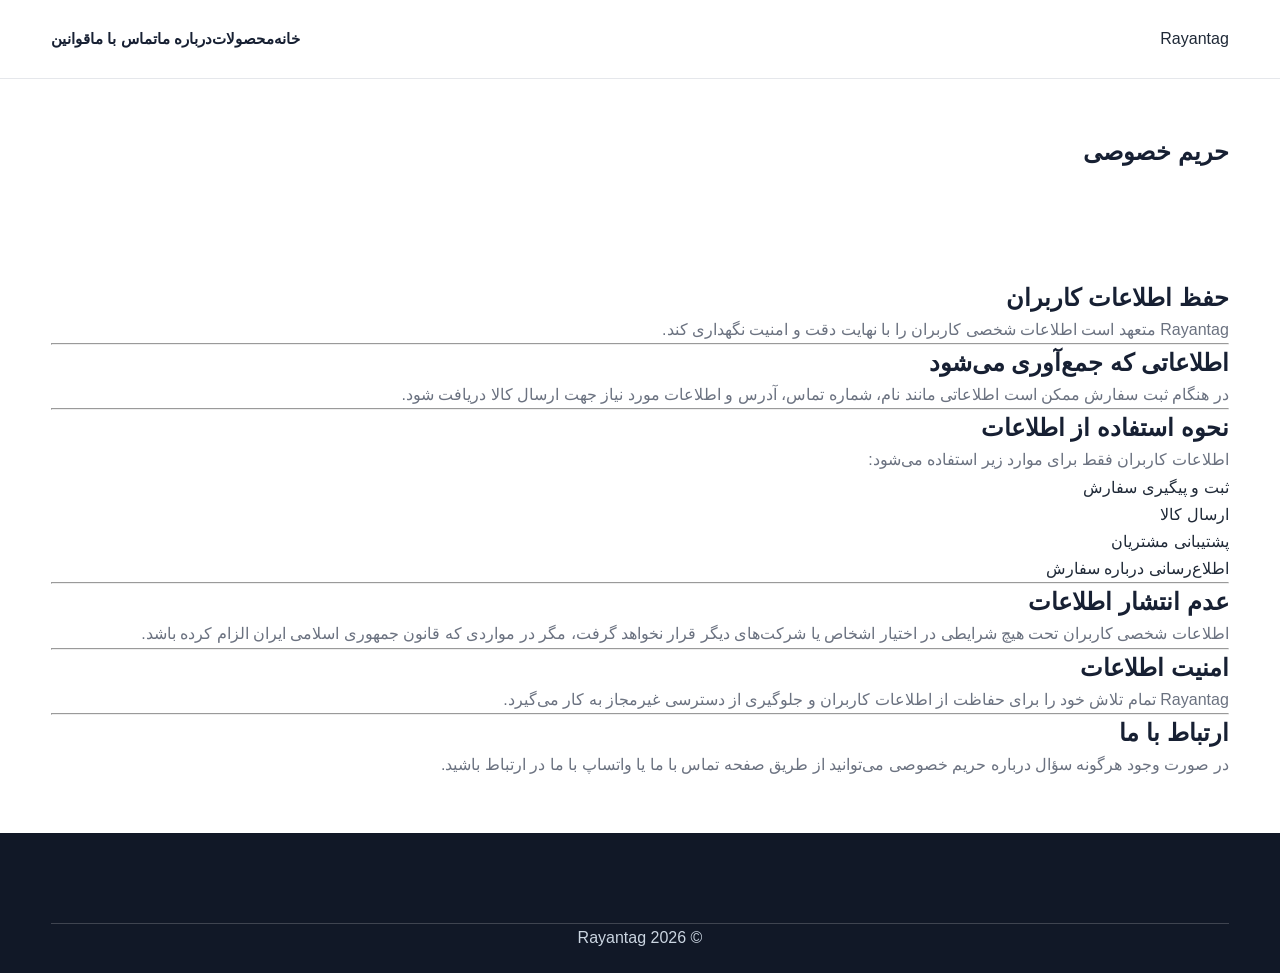
<file: privacy.html>
<!DOCTYPE html>
<html lang="fa" dir="rtl">

<head>

<meta charset="UTF-8">
<meta name="viewport" content="width=device-width, initial-scale=1.0">

<title>حریم خصوصی | Rayantag </title>

<link rel="stylesheet" href="assets/css/style.css">
<link rel="stylesheet" href="assets/css/responsive.css">
  <link rel="stylesheet" href="assets/css/animation.css">

</head>

<body>

<header class="header">

<div class="container">

<a href="index.html" class="logo">

Rayantag

</a>

<nav>

<a href="index.html">خانه</a>
<a href="products.html">محصولات</a>
<a href="about.html">درباره ما</a>
<a href="contact.html">تماس با ما</a>
<a href="terms.html">قوانین</a>

</nav>

</div>

</header>

<section class="page-title">

<div class="container">

<h1>

حریم خصوصی

</h1>

</div>

</section>

<section class="page-content">

<div class="container">

<h2>حفظ اطلاعات کاربران</h2>

<p>

Rayantag متعهد است اطلاعات شخصی کاربران را با نهایت دقت و امنیت نگهداری کند.

</p>

<hr>

<h2>اطلاعاتی که جمع‌آوری می‌شود</h2>

<p>

در هنگام ثبت سفارش ممکن است اطلاعاتی مانند نام، شماره تماس، آدرس و اطلاعات مورد نیاز جهت ارسال کالا دریافت شود.

</p>

<hr>

<h2>نحوه استفاده از اطلاعات</h2>

<p>

اطلاعات کاربران فقط برای موارد زیر استفاده می‌شود:

</p>

<ul>

<li>ثبت و پیگیری سفارش</li>

<li>ارسال کالا</li>

<li>پشتیبانی مشتریان</li>

<li>اطلاع‌رسانی درباره سفارش</li>

</ul>

<hr>

<h2>عدم انتشار اطلاعات</h2>

<p>

اطلاعات شخصی کاربران تحت هیچ شرایطی در اختیار اشخاص یا شرکت‌های دیگر قرار نخواهد گرفت، مگر در مواردی که قانون جمهوری اسلامی ایران الزام کرده باشد.

</p>

<hr>

<h2>امنیت اطلاعات</h2>

<p>

Rayantag تمام تلاش خود را برای حفاظت از اطلاعات کاربران و جلوگیری از دسترسی غیرمجاز به کار می‌گیرد.

</p>

<hr>

<h2>ارتباط با ما</h2>

<p>

در صورت وجود هرگونه سؤال درباره حریم خصوصی می‌توانید از طریق صفحه تماس با ما یا واتساپ با ما در ارتباط باشید.

</p>

</div>

</section>

<footer class="footer">

<div class="container">

<hr>

<p style="text-align:center">

© 2026 Rayantag

</p>

</div>

</footer>

</body>

</html>
</file>
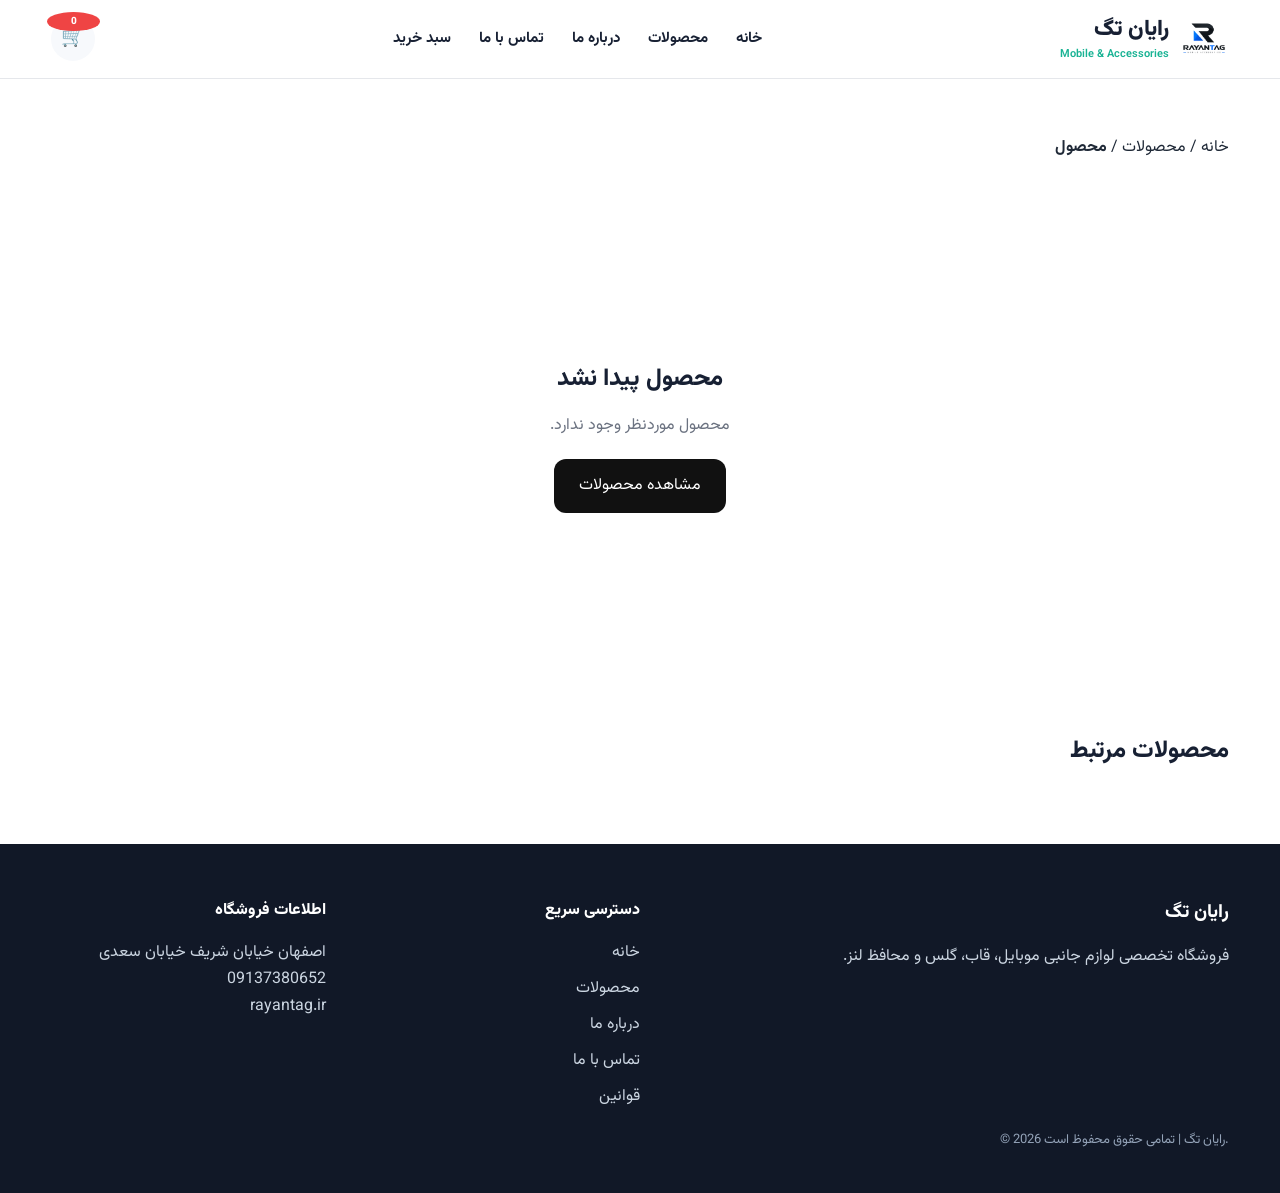
<file: product.html>
<!DOCTYPE html>
<html lang="fa" dir="rtl">

<head>

    <meta charset="UTF-8">

    <meta
        name="viewport"
        content="width=device-width, initial-scale=1.0"
    >

    <title>محصول | رایان تگ</title>

    <meta
        name="description"
        content="مشاهده مشخصات و خرید محصولات رایان تگ"
    >

    <meta
        name="theme-color"
        content="#111111"
    >

    <link
        rel="icon"
        type="image/png"
        href="assets/favicons/favicon.png"
    >

    <link
        rel="stylesheet"
        href="assets/css/style.css"
    >

    <link
        rel="stylesheet"
        href="assets/css/responsive.css"
>
	
		<link rel="stylesheet" href="assets/css/animation.css">
    

    <link
        rel="preconnect"
        href="https://fonts.googleapis.com"
    >

    <link
        rel="preconnect"
        href="https://fonts.gstatic.com"
        crossorigin
    >

    <link
        href="https://fonts.googleapis.com/css2?family=Vazirmatn:wght@300;400;500;600;700;800;900&display=swap"
        rel="stylesheet"
    >

    <style>

        * {
            box-sizing: border-box;
        }

        body {
            font-family: "Vazirmatn", sans-serif;
        }

        .product-page {
            padding: 45px 0 70px;
        }

        .product-layout {
            display: grid;
            grid-template-columns: 1fr 1fr;
            gap: 50px;
            align-items: start;
        }

        /* =========================
           PRODUCT IMAGE
        ========================= */

        .product-gallery {
            width: 100%;
        }

        .product-image-box {
            width: 100%;
            height: 520px;
            background: #fafafa;
            border-radius: 24px;
            display: flex;
            align-items: center;
            justify-content: center;
            overflow: hidden;
            border: 1px solid #f0f0f0;
        }

        .product-image-box img {
            width: 100%;
            height: 100%;
            padding: 35px;
            object-fit: contain;
            display: block;
        }

        /* =========================
           PRODUCT INFO
        ========================= */

        .product-info {
            padding: 10px 0;
        }

        .product-category {
            display: inline-block;
            margin-bottom: 12px;
            color: #409b8c;
            font-size: 14px;
            font-weight: 700;
        }

        .product-title {
            margin: 0 0 18px;
            font-size: 30px;
            line-height: 1.8;
            font-weight: 900;
            color: #171717;
        }

        .product-price {
            margin: 15px 0 20px;
            color: #409b8c;
            font-size: 26px;
            font-weight: 900;
        }

        .product-description {
            margin: 20px 0;
            color: #666;
            font-size: 15px;
            line-height: 2.2;
        }

        .stock-status {
            color: #24966f;
            font-size: 14px;
            font-weight: 700;
            margin-bottom: 20px;
        }

        /* =========================
           BUY BOX
        ========================= */

        .product-buy-box {
            display: flex;
            align-items: center;
            gap: 12px;
            margin-top: 25px;
        }

        .quantity-control {
            display: flex;
            align-items: center;
            height: 52px;
            border: 1px solid #ddd;
            border-radius: 12px;
            overflow: hidden;
            background: #fff;
            flex-shrink: 0;
        }

        .quantity-control button {
            width: 44px;
            height: 52px;
            border: 0;
            background: #f6f6f6;
            font-family: inherit;
            font-size: 22px;
            cursor: pointer;
        }

        .quantity-control button:hover {
            background: #eaeaea;
        }

        .quantity-control input {
            width: 55px;
            height: 52px;
            border: 0;
            outline: 0;
            text-align: center;
            font-family: inherit;
            font-size: 16px;
            font-weight: 700;
            background: #fff;
        }

        .add-cart {
            flex: 1;
            min-height: 52px;
            border: 0;
            border-radius: 12px;
            background: #111;
            color: #fff;
            font-family: inherit;
            font-size: 15px;
            font-weight: 800;
            cursor: pointer;
            transition: .2s;
        }

        .add-cart:hover {
            background: #333;
        }

        /* =========================
           BENEFITS
        ========================= */

        .product-benefits {
            display: grid;
            grid-template-columns: repeat(3, 1fr);
            gap: 12px;
            margin-top: 25px;
        }

        .product-benefit {
            padding: 15px 10px;
            border-radius: 14px;
            background: #fafafa;
            text-align: center;
            font-size: 12px;
            color: #555;
        }

        /* =========================
           SPECS
        ========================= */

        .product-specs-section {
            margin-top: 35px;
        }

        .product-specs-section h2 {
            margin-bottom: 18px;
            font-size: 22px;
        }

        .spec-row {
            display: flex;
            justify-content: space-between;
            align-items: center;
            gap: 20px;
            padding: 13px 0;
            border-bottom: 1px solid #eee;
        }

        .spec-key {
            color: #777;
        }

        .spec-value {
            font-weight: 700;
            color: #222;
        }

        /* =========================
           RELATED
        ========================= */

        .related-products {
            padding: 50px 0;
        }

        .related-products h2 {
            margin-bottom: 25px;
        }

        #relatedProducts {
            display: grid;
            grid-template-columns: repeat(4, 1fr);
            gap: 20px;
        }

        /* =========================
           ERROR
        ========================= */

        .product-error {
            padding: 100px 20px;
            text-align: center;
        }

        .product-error h2 {
            margin-bottom: 15px;
        }

        .back-products {
            display: inline-block;
            margin-top: 20px;
            padding: 13px 25px;
            border-radius: 12px;
            background: #111;
            color: #fff;
            text-decoration: none;
        }
		

    </style>

</head>


<body>

<!-- =========================
     HEADER
========================= -->

<header class="header">

    <div class="container">

        <a href="index.html" class="logo">

            <img
                src="assets/logo/logo.webp"
                alt="رایان تگ"
            >

            <div>
                <h2>رایان تگ</h2>
                <span>Mobile & Accessories</span>
            </div>

        </a>


        <nav>

            <ul>

                <li>
                    <a href="index.html">
                        خانه
                    </a>
                </li>

                <li>
                    <a href="products.html">
                        محصولات
                    </a>
                </li>

                <li>
                    <a href="about.html">
                        درباره ما
                    </a>
                </li>

                <li>
                    <a href="contact.html">
                        تماس با ما
                    </a>
                </li>

                <li>
                    <a href="cart.html">
                        سبد خرید
                    </a>
                </li>

            </ul>

        </nav>


        <a
            href="cart.html"
            class="cart-icon"
            aria-label="سبد خرید"
        >

            🛒

            <span id="cartCount">
                0
            </span>

        </a>

    </div>

</header>


<!-- =========================
     BREADCRUMB
========================= -->

<section class="breadcrumb">

    <div class="container">

        <a href="index.html">
            خانه
        </a>

        <span>/</span>

        <a href="products.html">
            محصولات
        </a>

        <span>/</span>

        <strong id="breadcrumbProduct">
            محصول
        </strong>

    </div>

</section>


<!-- =========================
     PRODUCT
========================= -->

<main class="product-page">

    <div class="container">

        <div
            id="productContainer"
            class="product-layout"
        >


            <!-- PRODUCT IMAGE -->

            <div class="product-gallery">

                <div class="product-image-box">

                    <img
                        id="productImage"
                        src=""
                        alt="محصول"
                        loading="eager"
                    >

                </div>

            </div>


            <!-- PRODUCT INFORMATION -->

            <div class="product-info">


                <div
                    id="productCategory"
                    class="product-category"
                ></div>


                <h1
                    id="productTitle"
                    class="product-title"
                >
                    در حال بارگذاری...
                </h1>


                <div
                    id="productPrice"
                    class="product-price"
                ></div>


                <div
                    id="stockStatus"
                    class="stock-status"
                >
                    ✓ موجود در انبار
                </div>


                <p
                    id="productDescription"
                    class="product-description"
                ></p>


                <!-- =========================
                     QUANTITY + ADD TO CART
                ========================= -->

                <div class="product-buy-box">


                    <div class="quantity-control">

                        <button
                            type="button"
                            id="productMinus"
                            aria-label="کاهش تعداد"
                        >
                            −
                        </button>


                        <input
                            type="number"
                            id="productQuantity"
                            value="1"
                            min="1"
                            max="99"
                            readonly
                        >


                        <button
                            type="button"
                            id="productPlus"
                            aria-label="افزایش تعداد"
                        >
                            +
                        </button>

                    </div>


                    <button
                        type="button"
                        id="addToCartButton"
                        class="product-add-cart"
                    >
                        🛒 افزودن به سبد خرید
                    </button>


                </div>


                <!-- =========================
                     BENEFITS
                ========================= -->

                <div class="product-benefits">

                    <div class="product-benefit">
                        🚚
                        <br>
                        ارسال سریع
                    </div>

                    <div class="product-benefit">
                        🛡
                        <br>
                        ضمانت اصالت
                    </div>

                    <div class="product-benefit">
                        💬
                        <br>
                        پشتیبانی
                    </div>

                </div>


                <!-- =========================
                     SPECS
                ========================= -->

                <div class="product-specs-section">

                    <h2>
                        مشخصات محصول
                    </h2>

                    <div id="productSpecs"></div>

                </div>


            </div>

        </div>

    </div>

</main>


<!-- =========================
     RELATED PRODUCTS
========================= -->

<section class="related-products">

    <div class="container">

        <h2>
            محصولات مرتبط
        </h2>

        <div id="relatedProducts"></div>

    </div>

</section>


    <!-- =========================
     FOOTER
========================= -->

<footer class="footer">

    <div class="container">

        <div class="footer-grid">


            <div>

                <h3>
                    رایان تگ
                </h3>

                <p>
                    فروشگاه تخصصی لوازم جانبی موبایل،
                    قاب، گلس و محافظ لنز.
                </p>

            </div>


            <div>

                <h4>
                    دسترسی سریع
                </h4>

                <ul>

                    <li>
                        <a href="index.html">
                            خانه
                        </a>
                    </li>

                    <li>
                        <a href="products.html">
                            محصولات
                        </a>
                    </li>

                    <li>
                        <a href="about.html">
                            درباره ما
                        </a>
                    </li>

                    <li>
                        <a href="contact.html">
                            تماس با ما
                        </a>
                    </li>

                    <li>
                        <a href="terms.html">
                            قوانین
                        </a>
                    </li>

                </ul>

            </div>


            <div>

                <h4>
                    اطلاعات فروشگاه
                </h4>

                <p>
                    اصفهان خیابان شریف خیابان سعدی
                </p>

                <p>
                    09137380652
                </p>

                <p>
                    rayantag.ir
                </p>

            </div>


        </div>


        <div class="footer-bottom">

            <p>
                © 2026 رایان تگ | تمامی حقوق محفوظ است.
            </p>

        </div>

    </div>

</footer>


<!-- =========================
     ADD TO CART MESSAGE
========================= -->

<div
    id="cartModal"
    class="cart-modal"
    style="display:none;"
>

    <div class="cart-modal-box">

        <div class="success-icon">
            ✓
        </div>

        <h2>
            محصول به سبد خرید اضافه شد
        </h2>

        <p id="modalProductName"></p>

        <div class="cart-modal-buttons">

            <a
                href="cart.html"
                class="btn"
            >
                مشاهده سبد خرید
            </a>

            <button
                type="button"
                id="continueShopping"
                class="btn btn-outline"
            >
                ادامه خرید
            </button>

        </div>

    </div>

</div>


<!-- =========================
     PRODUCTS DATA
========================= -->

<script src="assets/js/products.js"></script>


<!-- =========================
     MAIN APP
========================= -->

<script src="assets/js/app.js"></script>


<!-- =========================
     PRODUCT PAGE SCRIPT
========================= -->

<script>

document.addEventListener(
    "DOMContentLoaded",
    function () {


        /* =========================
           GET PRODUCT ID
        ========================= */

        const params =
            new URLSearchParams(
                window.location.search
            );

        const productId =
            params.get("id");


        /* =========================
           GET PRODUCTS
        ========================= */

        const products =
    typeof PRODUCTS !== "undefined" &&
    Array.isArray(PRODUCTS)
        ? PRODUCTS
        : [];


        /* =========================
           FIND PRODUCT
        ========================= */

        const product =
            products.find(function (item) {

                return String(item.id) ===
                       String(productId);

            });


        /* =========================
           PRODUCT NOT FOUND
        ========================= */

        if (!product) {

            const container =
                document.getElementById(
                    "productContainer"
                );

            if (container) {

                container.innerHTML = `

                    <div
                        class="product-error"
                        style="grid-column:1/-1;"
                    >

                        <h2>
                            محصول پیدا نشد
                        </h2>

                        <p>
                            محصول موردنظر وجود ندارد.
                        </p>

                        <a
                            href="products.html"
                            class="back-products"
                        >
                            مشاهده محصولات
                        </a>

                    </div>

                `;

            }

            return;
        }


        /* =========================
           PAGE TITLE
        ========================= */

        document.title =
            product.name +
            " | رایان تگ";


        /* =========================
           ELEMENTS
        ========================= */

        const title =
            document.getElementById(
                "productTitle"
            );

        const category =
            document.getElementById(
                "productCategory"
            );

        const image =
            document.getElementById(
                "productImage"
            );

        const price =
            document.getElementById(
                "productPrice"
            );

        const description =
            document.getElementById(
                "productDescription"
            );

        const breadcrumb =
            document.getElementById(
                "breadcrumbProduct"
            );

        const specs =
            document.getElementById(
                "productSpecs"
            );

        const addButton =
            document.getElementById(
                "addToCartButton"
            );

       const quantityInput =
    document.getElementById("productQuantity");

const minusButton =
    document.getElementById("productMinus");

const plusButton =
    document.getElementById("productPlus");


        /* =========================
           PRODUCT INFORMATION
        ========================= */

        if (title) {

            title.textContent =
                product.name || "";

        }


        if (category) {

            category.textContent =
                product.category || "";

        }


        if (image) {

            image.src =
                product.image || "";

            image.alt =
                product.name || "محصول رایان تگ";

        }


        if (breadcrumb) {

            breadcrumb.textContent =
                product.name || "محصول";

        }


        /* =========================
           PRICE
        ========================= */

        if (price) {

            const numericPrice =
                Number(
                    String(product.price || "")
                        .replace(/[^\d]/g, "")
                ) || 0;


            price.textContent =
                numericPrice.toLocaleString(
                    "fa-IR"
                ) +
                " تومان";

        }


        /* =========================
           DESCRIPTION
        ========================= */

        if (description) {

            description.textContent =
                product.description ||
                "توضیحات محصول به‌زودی تکمیل می‌شود.";

        }


        /* =========================
           SPECS
        ========================= */

        if (specs) {

            if (
                product.specs &&
                typeof product.specs === "object"
            ) {

                specs.innerHTML =
                    Object.entries(product.specs)
                    .map(function ([key, value]) {

                        return `

                            <div class="spec-row">

                                <span class="spec-key">
                                    ${key}
                                </span>

                                <span class="spec-value">
                                    ${value}
                                </span>

                            </div>

                        `;

                    })
                    .join("");

            } else {

                specs.innerHTML =
                    "<p>مشخصات محصول ثبت نشده است.</p>";

            }

        }


        /* =========================
           QUANTITY +
        ========================= */

        if (plusButton && quantityInput) {

            plusButton.addEventListener(
                "click",
                function () {

                    let quantity =
                        Number(
                            quantityInput.value
                        ) || 1;


                    if (quantity < 99) {
                        quantity++;
                    }


                    quantityInput.value =
                        quantity;

                }
            );

        }


        /* =========================
           QUANTITY -
        ========================= */

        if (minusButton && quantityInput) {

            minusButton.addEventListener(
                "click",
                function () {

                    let quantity =
                        Number(
                            quantityInput.value
                        ) || 1;


                    if (quantity > 1) {
                        quantity--;
                    }


                    quantityInput.value =
                        quantity;

                }
            );

        }


        /* =========================
           ADD TO CART
        ========================= */

        if (addButton) {

            addButton.addEventListener(
                "click",
                function () {


                    const quantity =
                        Number(
                            quantityInput
                                ? quantityInput.value
                                : 1
                        ) || 1;


                    /*

                       استفاده از تابع اصلی
                       app.js

                    */

                    if (
                        typeof addToCart ===
                        "function"
                    ) {

                        addToCart(
                            product.id,
                            quantity
                        );

                    } else {


                        /*

                           Fallback
                           اگر app.js تابع
                           نداشت

                        */

                        let cart =
                            JSON.parse(
                                localStorage.getItem(
                                    "cart"
                                )
                            ) || [];


                        const existing =
                            cart.find(
                                function (item) {

                                    return String(
                                        item.id
                                    ) ===
                                    String(
                                        product.id
                                    );

                                }
                            );


                        if (existing) {

                            existing.quantity =
                                (
                                    Number(
                                        existing.quantity
                                    ) || 1
                                ) +
                                quantity;

                        } else {

                            cart.push({

                                id:
                                    product.id,

                                name:
                                    product.name,

                                price:
                                    product.price,

                                image:
                                    product.image,

                                quantity:
                                    quantity

                            });

                        }


                        localStorage.setItem(
                            "cart",
                            JSON.stringify(cart)
                        );

                    }


                    /* =========================
                       BUTTON FEEDBACK
                    ========================= */

                    const oldText =
                        addButton.textContent;


                    addButton.textContent =
                        "✓ به سبد خرید اضافه شد";


                    addButton.style.background =
                        "#24966f";


                    setTimeout(
                        function () {

                            addButton.textContent =
                                oldText;

                            addButton.style.background =
                                "";

                        },
                        1800
                    );


                }
            );

        }


        /* =========================
           CONTINUE SHOPPING
        ========================= */

        const continueButton =
            document.getElementById(
                "continueShopping"
            );


        const modal =
            document.getElementById(
                "cartModal"
            );


        if (continueButton) {

            continueButton.addEventListener(
                "click",
                function () {

                    if (modal) {

                        modal.style.display =
                            "none";

                    }

                }
            );

        }


    }
);

</script>



    <!-- =========================
     RELATED PRODUCTS
========================= -->

<script>

document.addEventListener(
    "DOMContentLoaded",
    function () {

        const params =
            new URLSearchParams(
                window.location.search
            );

        const productId =
            params.get("id");

        const products =
    typeof PRODUCTS !== "undefined" &&
    Array.isArray(PRODUCTS)
        ? PRODUCTS
        : [];

        
        const currentProduct =
            products.find(function (item) {

                return String(item.id) ===
                       String(productId);

            });

        const relatedContainer =
            document.getElementById(
                "relatedProducts"
            );


        if (
            !relatedContainer ||
            !currentProduct
        ) {
            return;
        }


        const related =
            products
                .filter(function (item) {

                    return (
                        String(item.id) !==
                        String(currentProduct.id)
                    );

                })
                .slice(0, 4);


        relatedContainer.innerHTML =
            related.map(function (item) {

                const price =
                    Number(
                        String(item.price || "")
                            .replace(/[^\d]/g, "")
                    ) || 0;


                return `

                    <article
                        class="product-card"
                    >

                        <div class="product-card-image">

                            <img
                                src="${item.image || ""}"
                                alt="${item.name || "محصول"}"
                                loading="lazy"
                            >

                        </div>


                        <div class="product-card-content">

                            <span class="product-category">
                                ${item.category || ""}
                            </span>


                            <h3>
                                ${item.name || ""}
                            </h3>


                            <div class="product-price">

                                ${price.toLocaleString("fa-IR")}

                                <small>
                                    تومان
                                </small>

                            </div>


                            <a
                                href="product.html?id=${item.id}"
                                class="btn-product"
                            >
                                مشاهده محصول
                            </a>

                        </div>

                    </article>

                `;

            })
            .join("");

    }

);

</script>


<!-- =========================
     PAGE END
========================= -->

</body>

</html>
</file>
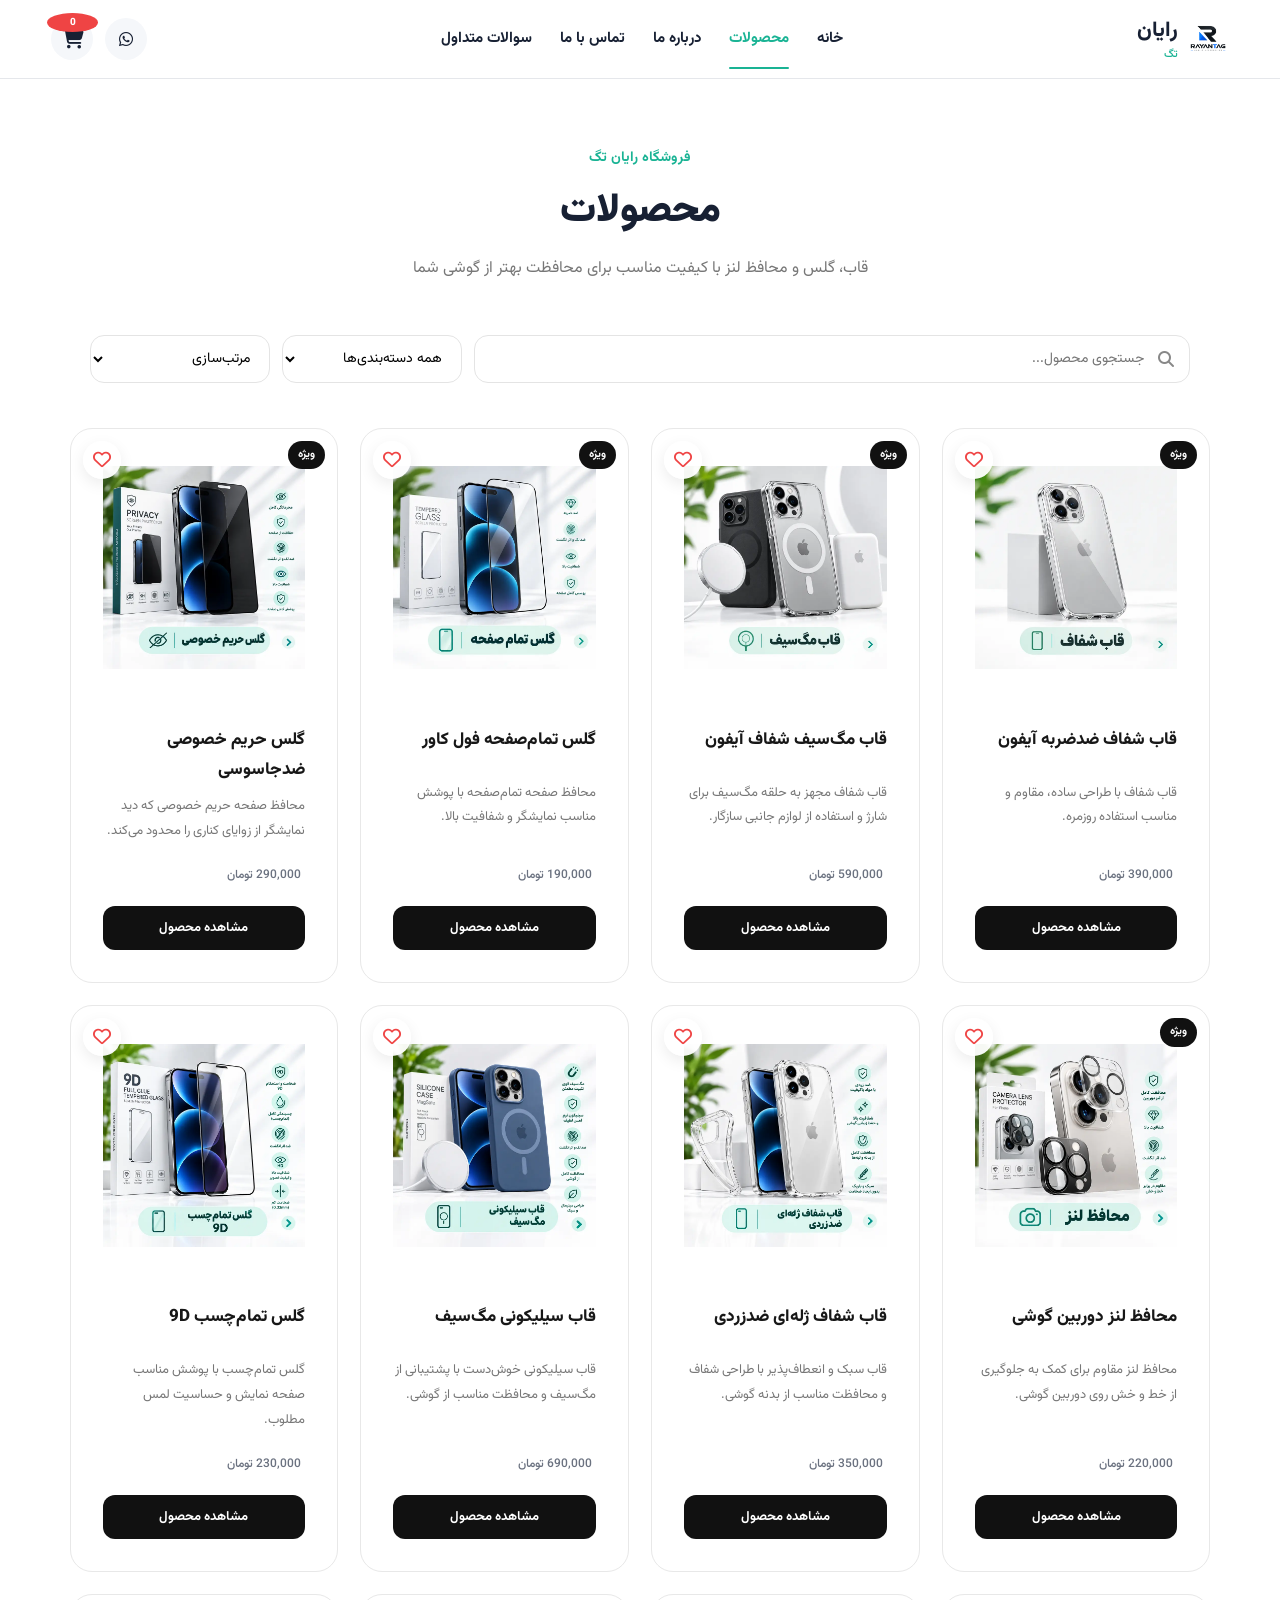
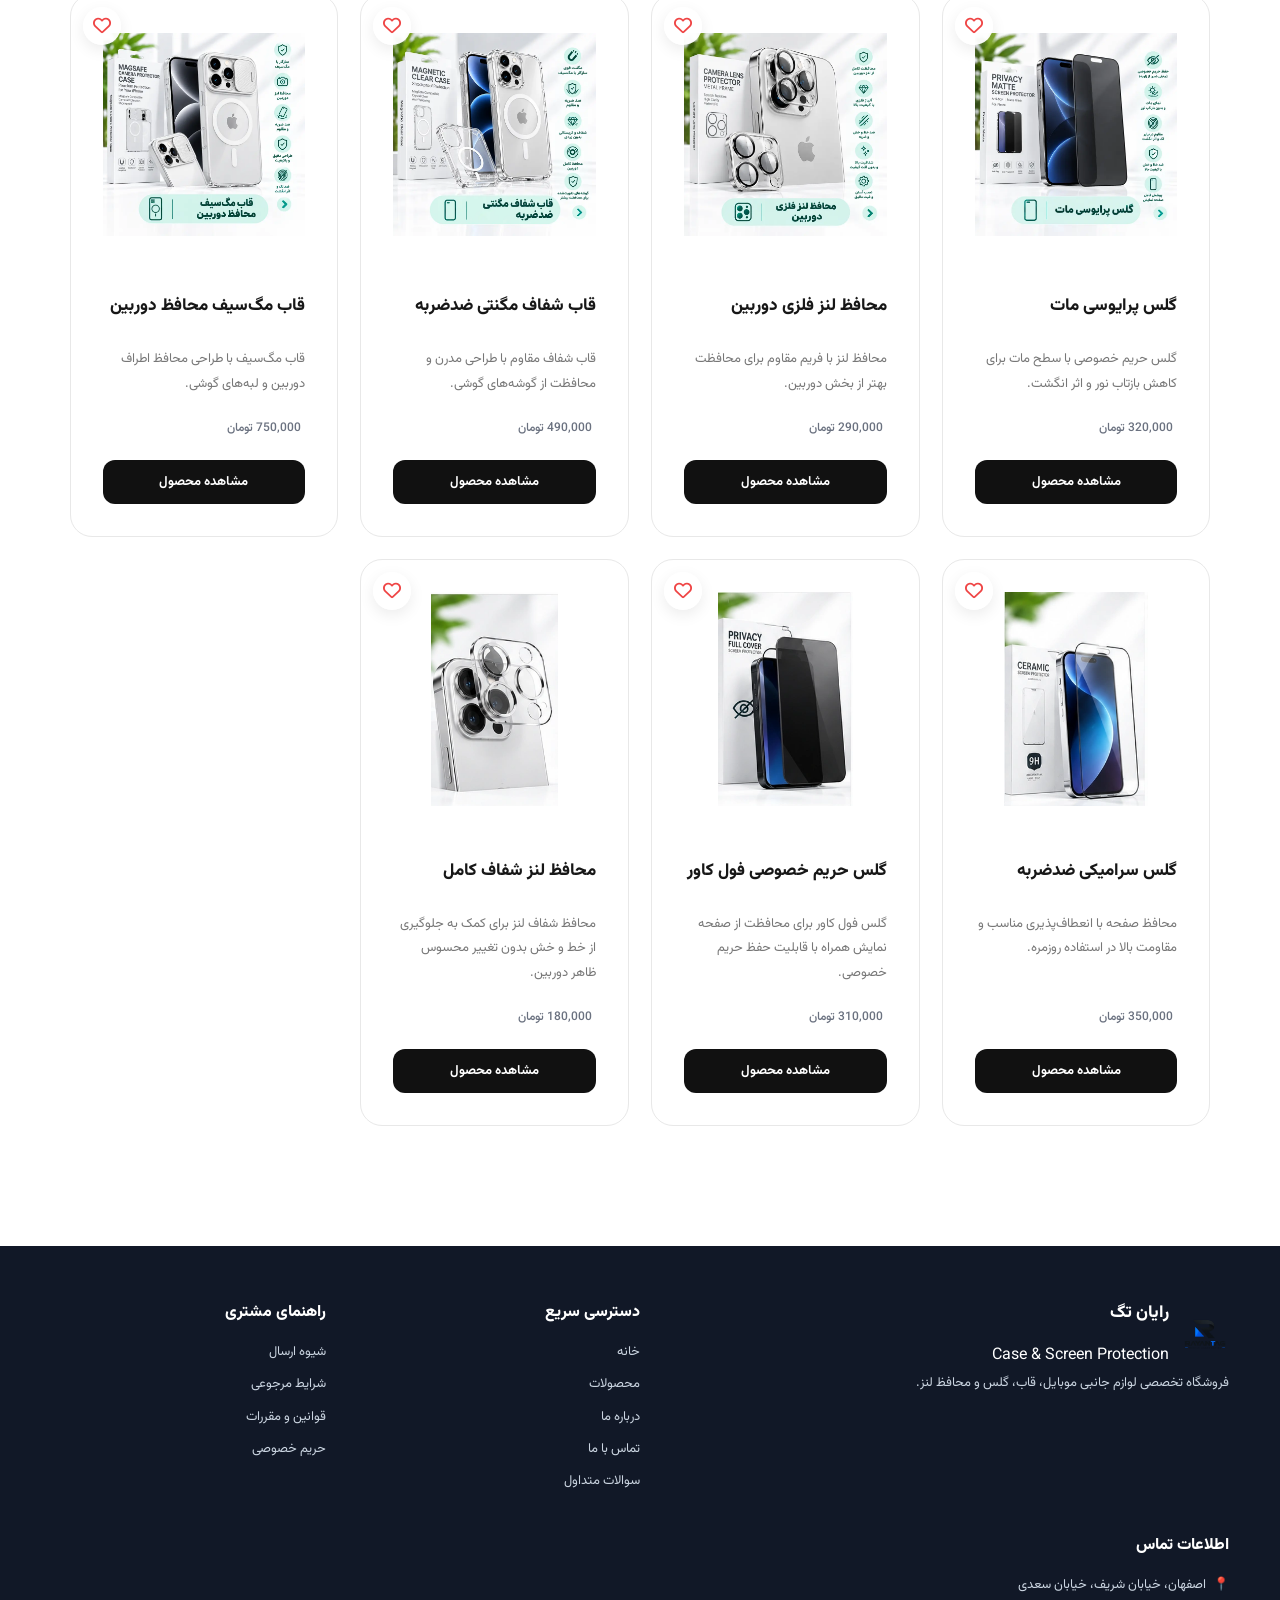
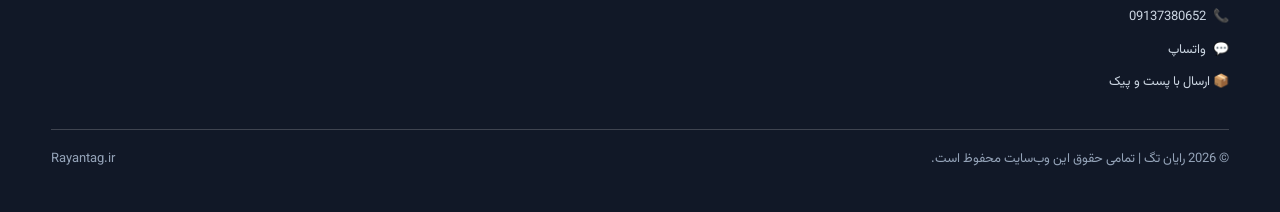
<file: products.html>
<!DOCTYPE html>
<html lang="fa" dir="rtl">

<head>

    <meta charset="UTF-8">

    <meta name="viewport"
          content="width=device-width, initial-scale=1.0">

    <meta http-equiv="X-UA-Compatible"
          content="IE=edge">


    <title>
        محصولات | رایان تگ
    </title>


    <meta
        name="description"
        content="مشاهده و خرید قاب گوشی، گلس، محافظ لنز و لوازم جانبی موبایل از فروشگاه رایان تگ."
    >


    <meta
        name="keywords"
        content="رایان تگ، قاب گوشی، قاب مگ سیف، گلس گوشی، گلس پرایوسی، محافظ لنز"
    >


    <meta
        name="author"
        content="Rayantag"
    >


    <meta
        name="theme-color"
        content="#19b394"
    >


    <link
        rel="canonical"
        href="https://rayantag.ir/products.html"
    >


    <link
        rel="icon"
        type="image/png"
        href="assets/favicons/favicon.png"
    >


    <link
        rel="apple-touch-icon"
        href="assets/favicons/apple-touch-icon.png"
    >


    <!-- GOOGLE FONT -->

    <link
        rel="preconnect"
        href="https://fonts.googleapis.com"
    >

    <link
        rel="preconnect"
        href="https://fonts.gstatic.com"
        crossorigin
    >

    <link
        href="https://fonts.googleapis.com/css2?family=Vazirmatn:wght@300;400;500;600;700;800;900&display=swap"
        rel="stylesheet"
    >


    <!-- MAIN CSS -->

    <link
        rel="stylesheet"
        href="assets/css/style.css"
    >

    <link
        rel="stylesheet"
        href="assets/css/responsive.css"
    >

   <link rel="stylesheet" href="assets/css/animation.css">

<link rel="stylesheet"
      href="https://cdnjs.cloudflare.com/ajax/libs/font-awesome/6.5.2/css/all.min.css">

    <style>

        /* =====================================
           PRODUCTS PAGE
        ===================================== */

        * {
            box-sizing: border-box;
        }


        body {
            margin: 0;
            font-family: "Vazirmatn", sans-serif;
        }


        /* =====================================
           HEADER
        ===================================== */

        .header {
            position: relative;
            z-index: 100;
        }


        .header .container {
            display: flex;
            align-items: center;
            justify-content: space-between;
            gap: 25px;
        }


        .logo {
            display: flex;
            align-items: center;
            gap: 9px;
            text-decoration: none;
            white-space: nowrap;
        }


        .logo img {
            width: 42px;
            height: 42px;
            object-fit: contain;
        }


        .logo h1 {
            margin: 0;
            font-size: 21px;
            font-weight: 800;
        }


        .logo h1 span {
            font-weight: 500;
        }


        .header-actions {
            display: flex;
            align-items: center;
            gap: 12px;
        }


        .cart-icon {
            position: relative;
            text-decoration: none;
        }


        /* =====================================
           PAGE TITLE
        ===================================== */

        .products-page {
            padding-bottom: 60px;
        }


        .page-title {
            padding: 65px 20px 40px;
            text-align: center;
        }


        .page-title h1 {
            margin: 0 0 12px;
            font-size: 40px;
            font-weight: 900;
        }


        .page-title p {
            margin: 0;
            color: #777;
            font-size: 16px;
            line-height: 2;
        }


        /* =====================================
           TOOLBAR
        ===================================== */

        .products-toolbar {
            padding: 10px 20px 35px;
        }


        .products-toolbar .container {
            display: flex;
            align-items: center;
            gap: 12px;
            max-width: 1100px;
        }


        .search-box {
            position: relative;
            flex: 1;
        }


        .search-box i {
            position: absolute;
            right: 16px;
            top: 50%;
            transform: translateY(-50%);
            color: #888;
            pointer-events: none;
        }


        #searchInput {
            width: 100%;
            height: 48px;
            padding: 0 45px 0 16px;
            border: 1px solid #e4e4e4;
            border-radius: 14px;
            outline: none;
            font-family: inherit;
            font-size: 14px;
            background: #fff;
        }


        #searchInput:focus {
            border-color: #19b394;
        }


        #categoryFilter,
        #sortProducts {
            height: 48px;
            min-width: 180px;
            padding: 0 15px;
            border: 1px solid #e4e4e4;
            border-radius: 14px;
            background: #fff;
            font-family: inherit;
            font-size: 14px;
            outline: none;
        }


        /* =====================================
           PRODUCTS
        ===================================== */

        .products-section {
            padding: 10px 20px 60px;
        }


        .products-section .container {
            max-width: 1200px;
            margin: auto;
        }


        .product-grid {
            display: grid;
            grid-template-columns:
                repeat(4, minmax(0, 1fr));
            gap: 22px;
        }


        /* =====================================
           PRODUCT CARD
        ===================================== */

        .product-card {
            position: relative;
            overflow: hidden;
            display: flex;
            flex-direction: column;
            min-width: 0;
            padding: 14px;
            border: 1px solid #e8e8e8;
            border-radius: 22px;
            background: #fff;
            transition:
                transform .25s ease,
                box-shadow .25s ease;
        }


        .product-card:hover {
            transform: translateY(-4px);
            box-shadow:
                0 12px 35px rgba(0,0,0,.08);
        }


        /* =====================================
           PRODUCT IMAGE
        ===================================== */

        .product-card > a {
            display: block;
            width: 100%;
            height: 250px;
            margin-bottom: 14px;
            border-radius: 17px;
            background: #fafafa;
            overflow: hidden;
        }


        .product-card > a img {
            display: block;
            width: 100%;
            height: 100%;
            padding: 18px;
            object-fit: contain;
        }


        /* =====================================
           FEATURED BADGE
        ===================================== */

        .product-badge {
            position: absolute;
            top: 12px;
            right: 12px;
            z-index: 3;
            padding: 5px 10px;
            border-radius: 20px;
            background: #111;
            color: #fff;
            font-size: 11px;
            font-weight: 700;
        }


        /* =====================================
           WISHLIST
        ===================================== */

        .wishlist {
            position: absolute;
            top: 12px;
            left: 12px;
            z-index: 4;

            width: 38px;
            height: 38px;

            display: flex;
            align-items: center;
            justify-content: center;

            border: 0;
            border-radius: 50%;

            background: rgba(255,255,255,.95);
            color: #222;

            cursor: pointer;

            box-shadow:
                0 5px 15px rgba(0,0,0,.08);
        }


        .wishlist:hover {
            color: #e74c3c;
        }


        /* =====================================
           PRODUCT INFO
        ===================================== */

        .product-card .product-info {
            display: flex;
            flex-direction: column;
            flex: 1;
        }


        .product-card h3 {
            margin: 0 0 8px;
            color: #171717;
            font-size: 17px;
            line-height: 1.8;
            font-weight: 800;
        }


        .product-card p {
            margin: 0 0 14px;
            color: #777;
            font-size: 13px;
            line-height: 1.9;
        }


        /* =====================================
           PRICE
        ===================================== */

        .product-price {
            margin-top: auto;
            margin-bottom: 14px;
            color: #12937b;
            font-size: 19px;
            font-weight: 900;
        }


        /* =====================================
           PRODUCT BUTTON
        ===================================== */

        .btn-product {
            min-height: 42px;

            display: flex;
            align-items: center;
            justify-content: center;

            border-radius: 12px;

            background: #111;
            color: #fff;

            font-family: inherit;
            font-size: 13px;
            font-weight: 700;

            text-decoration: none;

            transition:
                background .2s ease,
                transform .2s ease;
        }


        .btn-product:hover {
            background: #19b394;
            transform: translateY(-1px);
        }


        /* =====================================
           EMPTY
        ===================================== */

        .empty-products {
            padding: 70px 20px;
            text-align: center;
            color: #777;
        }


        .empty-products i {
            margin-bottom: 15px;
            font-size: 45px;
            color: #aaa;
        }


        .empty-products h3 {
            margin: 0 0 8px;
            color: #222;
        }


        /* =====================================
           MOBILE
        ===================================== */

        @media (max-width: 900px) {

            .product-grid {
                grid-template-columns:
                    repeat(2, minmax(0, 1fr));
            }


            .products-toolbar .container {
                flex-wrap: wrap;
            }


            .search-box {
                flex-basis: 100%;
            }


            #categoryFilter,
            #sortProducts {
                flex: 1;
                min-width: 0;
            }

        }


        @media (max-width: 600px) {

            .page-title {
                padding: 45px 18px 30px;
            }


            .page-title h1 {
                font-size: 30px;
            }


            .page-title p {
                font-size: 14px;
            }


            .products-toolbar {
                padding: 5px 15px 25px;
            }


            .products-toolbar .container {
                display: grid;
                grid-template-columns: 1fr 1fr;
                gap: 9px;
            }


            .search-box {
                grid-column: 1 / -1;
            }


            #categoryFilter,
            #sortProducts {
                width: 100%;
                height: 44px;
                font-size: 12px;
            }


            #searchInput {
                height: 44px;
            }


            .products-section {
                padding: 5px 15px 40px;
            }


            .product-grid {
                grid-template-columns:
                    repeat(2, minmax(0, 1fr));
                gap: 12px;
            }


            .product-card {
                padding: 9px;
                border-radius: 17px;
            }


            .product-card > a {
                height: 165px;
                margin-bottom: 10px;
                border-radius: 13px;
            }


            .product-card > a img {
                padding: 10px;
            }


            .wishlist {
                width: 31px;
                height: 31px;
                top: 8px;
                left: 8px;
                font-size: 12px;
            }


            .product-badge {
                top: 8px;
                right: 8px;
                padding: 4px 7px;
                font-size: 9px;
            }


            .product-card h3 {
                font-size: 13px;
                line-height: 1.7;
            }


            .product-card p {
                font-size: 11px;
                line-height: 1.7;
                margin-bottom: 8px;
            }


            .product-price {
                font-size: 15px;
                margin-bottom: 9px;
            }


            .btn-product {
                min-height: 36px;
                font-size: 11px;
            }

        }
/* اندازه لوگوی فوتر */
.footer-brand {
    display: flex;
    align-items: center;
    gap: 12px;
}

.footer-brand img {
    width: 48px;
    height: 48px;
    max-width: 48px;
    object-fit: contain;
    flex-shrink: 0;
}
        

    </style>

</head>


<body>


<!-- =====================================
     HEADER
===================================== -->

<header class="header">

    <div class="container">


        <a
            href="index.html"
            class="logo"
            aria-label="صفحه اصلی رایان تگ"
        >

            <img
                src="assets/logo/logo.webp"
                alt="رایان تگ"
            >


            <h1>
                رایان <span>تگ</span>
            </h1>

        </a>


        <nav aria-label="منوی اصلی">

            <ul>

                <li>
                    <a href="index.html">
                        خانه
                    </a>
                </li>


                <li>
                    <a
                        class="active"
                        href="products.html"
                    >
                        محصولات
                    </a>
                </li>


                <li>
                    <a href="about.html">
                        درباره ما
                    </a>
                </li>


                <li>
                    <a href="contact.html">
                        تماس با ما
                    </a>
                </li>


                <li>
                    <a href="faq.html">
                        سوالات متداول
                    </a>
                </li>

            </ul>

        </nav>


        <div class="header-actions">

            <a
                href="https://wa.me/989137380652"
                target="_blank"
                rel="noopener"
                aria-label="واتساپ"
            >
                <i class="fa-brands fa-whatsapp"></i>
            </a>


            <a
                href="cart.html"
                class="cart-icon"
                aria-label="سبد خرید"
            >

                <i class="fa-solid fa-cart-shopping"></i>

                <span id="cartCount">
                    0
                </span>

            </a>

        </div>


        <button
            class="menu-btn"
            type="button"
            aria-label="باز کردن منو"
        >

            <i class="fa-solid fa-bars"></i>

        </button>


    </div>

</header>


<!-- =====================================
     MOBILE MENU
===================================== -->

<div class="mobile-menu">

    <ul>

        <li>
            <a href="index.html">
                خانه
            </a>
        </li>


        <li>
            <a href="products.html">
                محصولات
            </a>
        </li>


        <li>
            <a href="about.html">
                درباره ما
            </a>
        </li>


        <li>
            <a href="contact.html">
                تماس با ما
            </a>
        </li>


        <li>
            <a href="faq.html">
                سوالات متداول
            </a>
        </li>

    </ul>

</div>


    <!-- =====================================
     MAIN
===================================== -->

<main class="products-page">


    <!-- =================================
         PAGE TITLE
    ================================== -->

    <section class="page-title">

        <div class="container">

            <span class="section-label">
                فروشگاه رایان تگ
            </span>

            <h1>
                محصولات
            </h1>

            <p>
                قاب، گلس و محافظ لنز با کیفیت مناسب
                برای محافظت بهتر از گوشی شما
            </p>

        </div>

    </section>



    <!-- =================================
         PRODUCTS TOOLBAR
    ================================== -->

    <section class="products-toolbar">

        <div class="container">


            <!-- SEARCH -->

            <div class="search-box">

                <i class="fa-solid fa-magnifying-glass"></i>

                <input
                    type="search"
                    id="searchInput"
                    placeholder="جستجوی محصول..."
                    aria-label="جستجوی محصول"
                    autocomplete="off"
                >

            </div>



            <!-- CATEGORY -->

            <select
                id="categoryFilter"
                aria-label="فیلتر دسته‌بندی"
            >

                <option value="all">
                    همه دسته‌بندی‌ها
                </option>

                <option value="transparent-case">
                    قاب شفاف
                </option>

                <option value="magsafe-case">
                    قاب مگ‌سیف
                </option>

                <option value="full-glass">
                    گلس تمام‌صفحه
                </option>

                <option value="privacy-glass">
                    گلس حریم خصوصی
                </option>

                <option value="lens-protector">
                    محافظ لنز
                </option>

            </select>



            <!-- SORT -->

            <select
                id="sortProducts"
                aria-label="مرتب‌سازی محصولات"
            >

                <option value="default">
                    مرتب‌سازی
                </option>

                <option value="cheap">
                    ارزان‌ترین
                </option>

                <option value="expensive">
                    گران‌ترین
                </option>

                <option value="new">
                    جدیدترین
                </option>

            </select>


        </div>

    </section>



    <!-- =================================
         PRODUCTS
    ================================== -->

    <section class="products-section">

        <div class="container">


            <!-- PRODUCTS CONTAINER -->

            <div
                id="productsContainer"
                class="product-grid"
                aria-live="polite"
            >
            </div>



            <!-- EMPTY PRODUCTS -->

            <div
                id="noProducts"
                class="empty-products"
                style="display:none;"
            >

                <i class="fa-solid fa-box-open"></i>

                <h3>
                    محصولی پیدا نشد
                </h3>

                <p>
                    عبارت جستجو یا دسته‌بندی را تغییر دهید.
                </p>

            </div>


        </div>

    </section>


</main>


    <!-- =====================================
     FOOTER
===================================== -->

<footer class="footer">

    <div class="container">


        <div class="footer-grid">


            <!-- ABOUT -->

            <div class="footer-column">

                <div class="footer-brand">

                    <img
                        src="assets/logo/logo.webp"
                        alt="رایان تگ"
                    >

                    <div>

                        <h3>
                            رایان تگ
                        </h3>

                        <span>
                            Case &amp; Screen Protection
                        </span>

                    </div>

                </div>


                <p>
                    فروشگاه تخصصی لوازم جانبی موبایل،
                    قاب، گلس و محافظ لنز.
                </p>

            </div>



            <!-- QUICK LINKS -->

            <div class="footer-column">

                <h4>
                    دسترسی سریع
                </h4>


                <ul>

                    <li>
                        <a href="index.html">
                            خانه
                        </a>
                    </li>

                    <li>
                        <a href="products.html">
                            محصولات
                        </a>
                    </li>

                    <li>
                        <a href="about.html">
                            درباره ما
                        </a>
                    </li>

                    <li>
                        <a href="contact.html">
                            تماس با ما
                        </a>
                    </li>

                    <li>
                        <a href="faq.html">
                            سوالات متداول
                        </a>
                    </li>

                </ul>

            </div>



            <!-- CUSTOMER -->

            <div class="footer-column">

                <h4>
                    راهنمای مشتری
                </h4>


                <ul>

                    <li>
                        <a href="shipping.html">
                            شیوه ارسال
                        </a>
                    </li>

                    <li>
                        <a href="return.html">
                            شرایط مرجوعی
                        </a>
                    </li>

                    <li>
                        <a href="terms.html">
                            قوانین و مقررات
                        </a>
                    </li>

                    <li>
                        <a href="privacy.html">
                            حریم خصوصی
                        </a>
                    </li>

                </ul>

            </div>



            <!-- CONTACT -->

            <div class="footer-column">

                <h4>
                    اطلاعات تماس
                </h4>


                <ul class="footer-contact">

                    <li>
                        📍
                        <span>
                            اصفهان، خیابان شریف، خیابان سعدی
                        </span>
                    </li>


                    <li>
                        📞

                        <a href="tel:09137380652">
                            09137380652
                        </a>

                    </li>


                    <li>
                        💬

                        <a
                            href="https://wa.me/989137380652"
                            target="_blank"
                            rel="noopener"
                        >
                            واتساپ
                        </a>

                    </li>


                    <li>
                        📦
                        ارسال با پست و پیک
                    </li>

                </ul>

            </div>


        </div>




        <hr>



        <div class="footer-bottom">

            <p>
                © 2026 رایان تگ
                | تمامی حقوق این وب‌سایت محفوظ است.
            </p>

            <p>
                Rayantag.ir
            </p>

        </div>


    </div>

</footer>



<!-- =====================================
     JAVASCRIPT
===================================== -->

<script src="assets/js/products.js"></script>

<script src="assets/js/app.js"></script>

<script src="assets/js/products-page.js"></script>


</body>

</html>
</file>
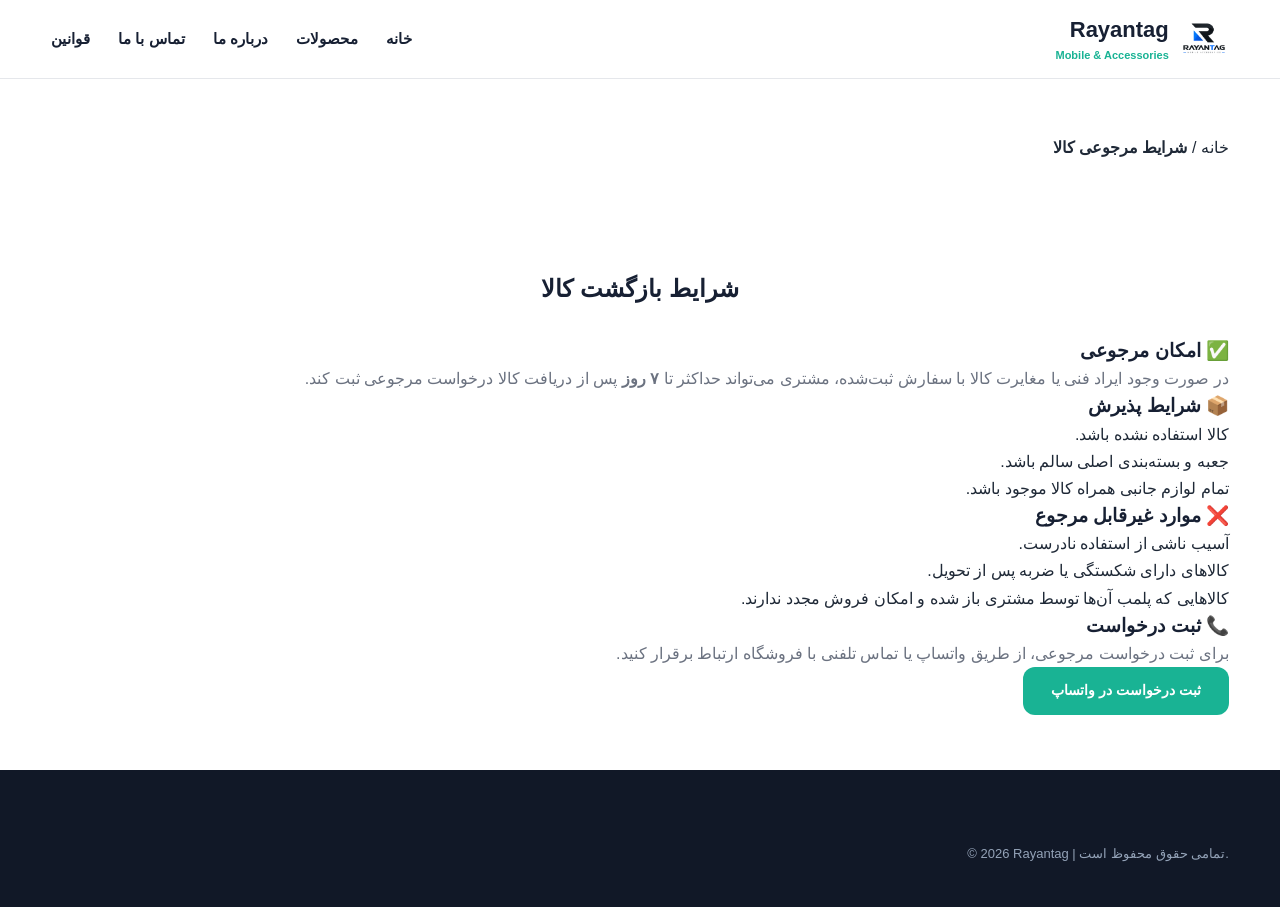
<file: return.html>
<!DOCTYPE html>
<html lang="fa" dir="rtl">

<head>

<meta charset="UTF-8">
<meta name="viewport" content="width=device-width, initial-scale=1.0">

<title>شرایط مرجوعی کالا | Rayantag </title>

<meta name="description" content="شرایط بازگشت کالا در Rayantag">

<link rel="icon" href="assets/favicons/favicon.png">

<link rel="stylesheet" href="assets/css/style.css">
<link rel="stylesheet" href="assets/css/responsive.css">
  <link rel="stylesheet" href="assets/css/animation.css">

</head>

<body>

<header class="header">

<div class="container">

<a href="index.html" class="logo">

<img src="assets/logo/logo.webp" alt="رایان تگ">

<div>

<h2>Rayantag</h2>

<span>Mobile & Accessories</span>

</div>

</a>

<nav>

<ul>

<li><a href="index.html">خانه</a></li>

<li><a href="products.html">محصولات</a></li>

<li><a href="about.html">درباره ما</a></li>

<li><a href="contact.html">تماس با ما</a></li>

<li><a href="terms.html">قوانین</a></li>

</ul>

</nav>

</div>

</header>

<section class="breadcrumb">

<div class="container">

<a href="index.html">خانه</a>

<span>/</span>

<strong>شرایط مرجوعی کالا</strong>

</div>

</section>

<section class="about-page">

<div class="container">

<div class="section-header">

<h1>شرایط بازگشت کالا</h1>

</div>

<div class="about-box">

<h3>✅ امکان مرجوعی</h3>

<p>

در صورت وجود ایراد فنی یا مغایرت کالا با سفارش ثبت‌شده، مشتری می‌تواند حداکثر تا <strong>۷ روز</strong> پس از دریافت کالا درخواست مرجوعی ثبت کند.

</p>

<h3>📦 شرایط پذیرش</h3>

<ul>

<li>کالا استفاده نشده باشد.</li>

<li>جعبه و بسته‌بندی اصلی سالم باشد.</li>

<li>تمام لوازم جانبی همراه کالا موجود باشد.</li>

</ul>

<h3>❌ موارد غیرقابل مرجوع</h3>

<ul>

<li>آسیب ناشی از استفاده نادرست.</li>

<li>کالاهای دارای شکستگی یا ضربه پس از تحویل.</li>

<li>کالاهایی که پلمب آن‌ها توسط مشتری باز شده و امکان فروش مجدد ندارند.</li>

</ul>

<h3>📞 ثبت درخواست</h3>

<p>

برای ثبت درخواست مرجوعی، از طریق واتساپ یا تماس تلفنی با فروشگاه ارتباط برقرار کنید.

</p>

<a href="https://wa.me/989137380652" class="btn">

ثبت درخواست در واتساپ

</a>

</div>

</div>

</section>

<footer class="footer">

<div class="container">

<div class="footer-bottom">

<p>

© 2026 Rayantag | تمامی حقوق محفوظ است.

</p>

</div>

</div>

</footer>

</body>

</html>
</file>
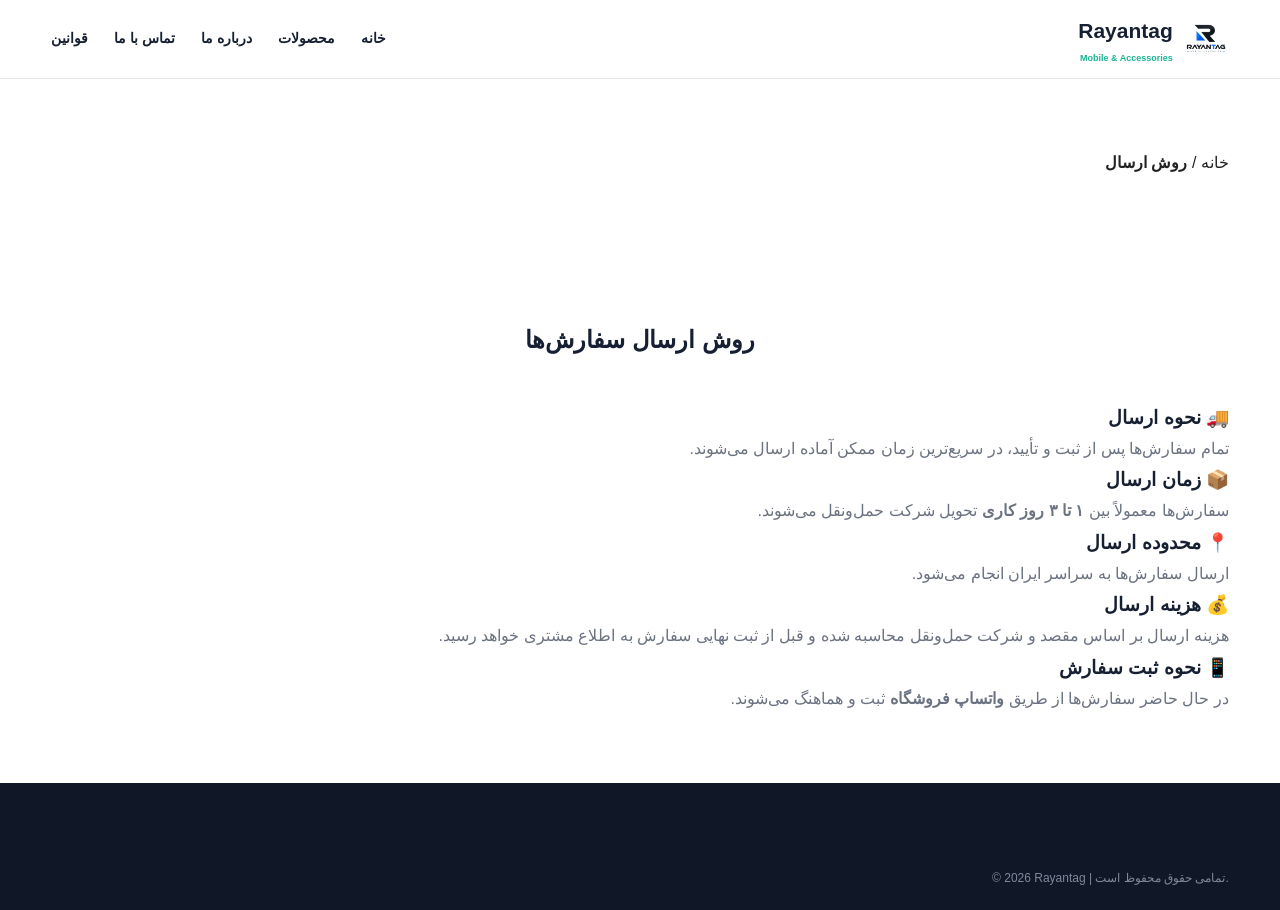
<file: shipping.html>
<!DOCTYPE html>
<html lang="fa" dir="rtl">

<head>

<meta charset="UTF-8">
<meta name="viewport" content="width=device-width, initial-scale=1.0">

<title>روش ارسال | Rayantag</title>

<meta name="description" content="روش ارسال سفارش‌ها در Rayantag">

<link rel="icon" href="assets/favicons/favicon.png">

<link rel="stylesheet" href="assets/css/style.css">
<link rel="stylesheet" href="assets/css/responsive.css">

</head>

<body>

<header class="header">

<div class="container">

<a href="index.html" class="logo">

<img src="assets/logo/logo.webp" alt="Rayantag">

<div>

<h2>Rayantag</h2>

<span>Mobile & Accessories</span>

</div>

</a>

<nav>

<ul>

<li><a href="index.html">خانه</a></li>

<li><a href="products.html">محصولات</a></li>

<li><a href="about.html">درباره ما</a></li>

<li><a href="contact.html">تماس با ما</a></li>

<li><a href="terms.html">قوانین</a></li>

</ul>

</nav>

</div>

</header>

<section class="breadcrumb">

<div class="container">

<a href="index.html">خانه</a>

<span>/</span>

<strong>روش ارسال</strong>

</div>

</section>

<section class="about-page">

<div class="container">

<div class="section-header">

<h1>روش ارسال سفارش‌ها</h1>

</div>

<div class="about-box">

<h3>🚚 نحوه ارسال</h3>

<p>

تمام سفارش‌ها پس از ثبت و تأیید، در سریع‌ترین زمان ممکن آماده ارسال می‌شوند.

</p>

<h3>📦 زمان ارسال</h3>

<p>

سفارش‌ها معمولاً بین <strong>۱ تا ۳ روز کاری</strong> تحویل شرکت حمل‌ونقل می‌شوند.

</p>

<h3>📍 محدوده ارسال</h3>

<p>

ارسال سفارش‌ها به سراسر ایران انجام می‌شود.

</p>

<h3>💰 هزینه ارسال</h3>

<p>

هزینه ارسال بر اساس مقصد و شرکت حمل‌ونقل محاسبه شده و قبل از ثبت نهایی سفارش به اطلاع مشتری خواهد رسید.

</p>

<h3>📱 نحوه ثبت سفارش</h3>

<p>

در حال حاضر سفارش‌ها از طریق <strong>واتساپ فروشگاه</strong> ثبت و هماهنگ می‌شوند.

</p>

</div>

</div>

</section>

<footer class="footer">

<div class="container">

<div class="footer-bottom">

<p>

© 2026 Rayantag | تمامی حقوق محفوظ است.

</p>

</div>

</div>

</footer>

</body>

</html>
</file>
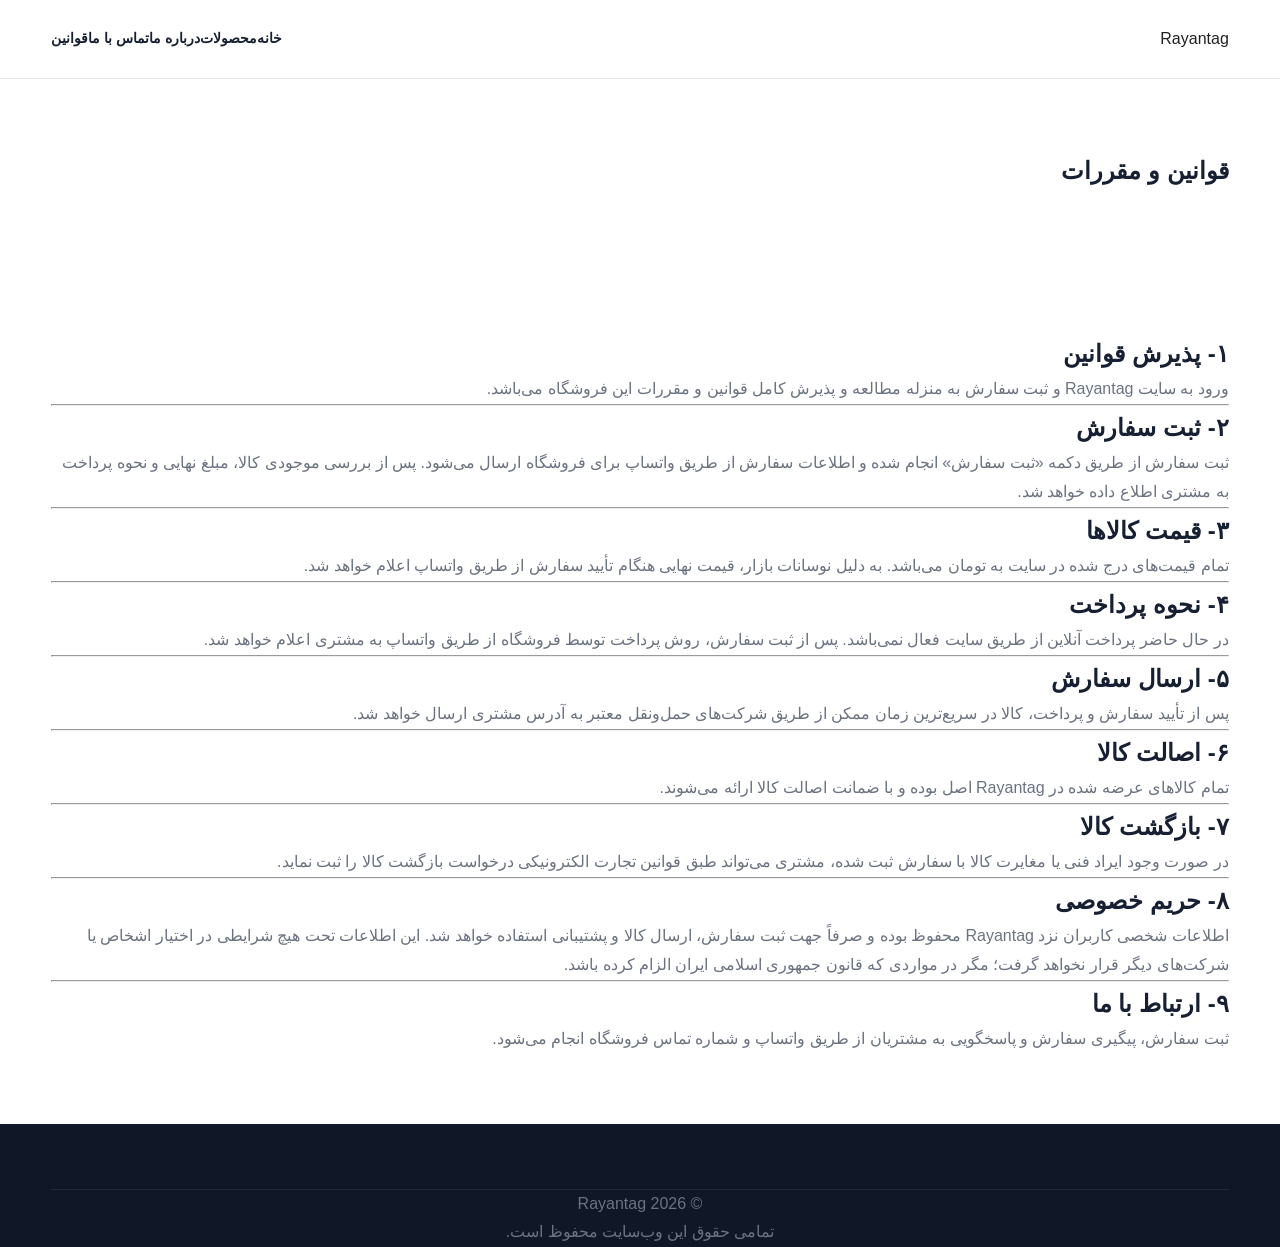
<file: terms.html>
<!DOCTYPE html>
<html lang="fa" dir="rtl">

<head>

<meta charset="UTF-8">
<meta name="viewport" content="width=device-width, initial-scale=1.0">

<title>قوانین و مقررات | Rayantag</title>

<link rel="stylesheet" href="assets/css/style.css">
<link rel="stylesheet" href="assets/css/responsive.css">

</head>

<body>

<header class="header">

<div class="container">

<a href="index.html" class="logo">
Rayantag
</a>

<nav>

<a href="index.html">خانه</a>
<a href="products.html">محصولات</a>
<a href="about.html">درباره ما</a>
<a href="contact.html">تماس با ما</a>
<a href="terms.html">قوانین</a>

</nav>

</div>

</header>

<section class="page-title">

<div class="container">

<h1>

قوانین و مقررات

</h1>

</div>

</section>

<section class="page-content">

<div class="container">

<h2>۱- پذیرش قوانین</h2>

<p>

ورود به سایت Rayantag و ثبت سفارش به منزله مطالعه و پذیرش کامل قوانین و مقررات این فروشگاه می‌باشد.

</p>

<hr>

<h2>۲- ثبت سفارش</h2>

<p>

ثبت سفارش از طریق دکمه «ثبت سفارش» انجام شده و اطلاعات سفارش از طریق واتساپ برای فروشگاه ارسال می‌شود.

پس از بررسی موجودی کالا، مبلغ نهایی و نحوه پرداخت به مشتری اطلاع داده خواهد شد.

</p>

<hr>

<h2>۳- قیمت کالاها</h2>

<p>

تمام قیمت‌های درج شده در سایت به تومان می‌باشد.

به دلیل نوسانات بازار، قیمت نهایی هنگام تأیید سفارش از طریق واتساپ اعلام خواهد شد.

</p>

<hr>

<h2>۴- نحوه پرداخت</h2>

<p>

در حال حاضر پرداخت آنلاین از طریق سایت فعال نمی‌باشد.

پس از ثبت سفارش، روش پرداخت توسط فروشگاه از طریق واتساپ به مشتری اعلام خواهد شد.

</p>

<hr>

<h2>۵- ارسال سفارش</h2>

<p>

پس از تأیید سفارش و پرداخت، کالا در سریع‌ترین زمان ممکن از طریق شرکت‌های حمل‌ونقل معتبر به آدرس مشتری ارسال خواهد شد.

</p>

<hr>

<h2>۶- اصالت کالا</h2>

<p>

تمام کالاهای عرضه شده در Rayantag اصل بوده و با ضمانت اصالت کالا ارائه می‌شوند.

</p>

<hr>

<h2>۷- بازگشت کالا</h2>

<p>

در صورت وجود ایراد فنی یا مغایرت کالا با سفارش ثبت شده، مشتری می‌تواند طبق قوانین تجارت الکترونیکی درخواست بازگشت کالا را ثبت نماید.

</p>

<hr>

<h2>۸- حریم خصوصی</h2>

<p>

اطلاعات شخصی کاربران نزد Rayantag محفوظ بوده و صرفاً جهت ثبت سفارش، ارسال کالا و پشتیبانی استفاده خواهد شد.

این اطلاعات تحت هیچ شرایطی در اختیار اشخاص یا شرکت‌های دیگر قرار نخواهد گرفت؛ مگر در مواردی که قانون جمهوری اسلامی ایران الزام کرده باشد.

</p>

<hr>

<h2>۹- ارتباط با ما</h2>

<p>

ثبت سفارش، پیگیری سفارش و پاسخگویی به مشتریان از طریق واتساپ و شماره تماس فروشگاه انجام می‌شود.

</p>

</div>

</section>

<footer class="footer">

<div class="container">

<hr>

<p style="text-align:center">

© 2026 Rayantag

<br>

تمامی حقوق این وب‌سایت محفوظ است.

</p>

</div>

</footer>

</body>

</html>
</file>
<file: assets/css/style.css>
/* ==========================================
   RAYANTAG.IR
   MAIN STYLE
   PART 1
========================================== */


/* ==========================================
   RESET
========================================== */

* {
    margin: 0;
    padding: 0;
    box-sizing: border-box;
}


html {
    scroll-behavior: smooth;
}


body {
    direction: rtl;
    font-family: "Vazirmatn", Tahoma, sans-serif;
    background: #fff;
    color: #222;
    line-height: 1.8;
    overflow-x: hidden;
}


img {
    display: block;
    max-width: 100%;
}


a {
    color: inherit;
    text-decoration: none;
}


button,
input,
select,
textarea {
    font-family: inherit;
}


button {
    border: 0;
    outline: 0;
    cursor: pointer;
}


input,
select,
textarea {
    outline: none;
}


ul {
    list-style: none;
}


/* ==========================================
   VARIABLES
========================================== */

:root {

    --primary: #19b394;
    --primary-dark: #12937b;

    --secondary: #00b4d8;

    --dark: #172033;
    --text: #222;
    --gray: #6b7280;
    --light: #f7f9fc;

    --border: #e5e7eb;

    --white: #fff;

    --danger: #ef4444;

    --radius: 18px;

    --shadow:
        0 10px 30px rgba(0, 0, 0, .07);

    --transition: .3s ease;
}


/* ==========================================
   CONTAINER
========================================== */

.container {
    width: 92%;
    max-width: 1240px;
    margin: 0 auto;
}


/* ==========================================
   GENERAL
========================================== */

section {
    padding: 70px 0;
}


h1,
h2,
h3,
h4 {
    color: var(--dark);
    font-weight: 800;
}


p {
    color: var(--gray);
}


.section-header {
    text-align: center;
    margin-bottom: 40px;
}


.section-header h2 {
    margin-bottom: 10px;
    font-size: 32px;
}


.section-header p {
    max-width: 650px;
    margin: 0 auto;
    font-size: 15px;
}


.section-label {
    display: inline-block;
    margin-bottom: 10px;
    color: var(--primary);
    font-size: 14px;
    font-weight: 700;
}


/* ==========================================
   BUTTONS
========================================== */

.btn {
    min-height: 48px;
    padding: 0 26px;

    display: inline-flex;
    align-items: center;
    justify-content: center;

    border-radius: 12px;

    background: var(--primary);
    color: #fff;

    font-size: 14px;
    font-weight: 700;

    transition: var(--transition);
}


.btn:hover {
    background: var(--primary-dark);
    transform: translateY(-2px);
}


.btn-outline {
    min-height: 48px;
    padding: 0 26px;

    display: inline-flex;
    align-items: center;
    justify-content: center;

    border: 2px solid var(--primary);
    border-radius: 12px;

    background: #fff;
    color: var(--primary);

    font-size: 14px;
    font-weight: 700;

    transition: var(--transition);
}


.btn-outline:hover {
    background: var(--primary);
    color: #fff;
}


/* ==========================================
   HEADER
========================================== */

.header {
    position: sticky;
    top: 0;
    right: 0;

    width: 100%;

    background: rgba(255, 255, 255, .97);

    border-bottom: 1px solid var(--border);

    z-index: 9999;

    backdrop-filter: blur(12px);
}


.header .container {
    min-height: 78px;

    display: flex;
    align-items: center;
    justify-content: space-between;

    gap: 25px;
}


/* ==========================================
   LOGO
========================================== */

.logo {
    display: flex;
    align-items: center;

    gap: 10px;

    flex-shrink: 0;
}


.logo img {
    width: 46px;
    height: 46px;

    object-fit: contain;
}


.logo h1,
.logo h2 {
    margin: 0;

    color: var(--dark);

    font-size: 21px;
    font-weight: 900;
}


.logo span {
    display: block;

    color: var(--primary);

    font-size: 9px;
    font-weight: 600;
}


/* ==========================================
   NAVIGATION
========================================== */

nav {
    display: flex;
    align-items: center;
}


nav ul {
    display: flex;
    align-items: center;

    gap: 26px;
}


nav li {
    position: relative;
}


nav a {
    position: relative;

    display: inline-block;

    padding: 8px 0;

    color: var(--dark);

    font-size: 14px;
    font-weight: 700;

    transition: var(--transition);
}


nav a:hover,
nav a.active {
    color: var(--primary);
}


nav a::after {
    content: "";

    position: absolute;

    right: 0;
    bottom: 0;

    width: 0;
    height: 2px;

    background: var(--primary);

    transition: var(--transition);
}


nav a:hover::after,
nav a.active::after {
    width: 100%;
}


/* ==========================================
   HEADER ACTIONS
========================================== */

.header-actions {
    display: flex;
    align-items: center;

    gap: 10px;
}


.header-actions a {
    width: 40px;
    height: 40px;

    display: flex;
    align-items: center;
    justify-content: center;

    border-radius: 50%;

    background: #f5f7fa;
    color: var(--dark);

    transition: var(--transition);
}


.header-actions a:hover {
    background: var(--primary);
    color: #fff;
}


/* ==========================================
   CART
========================================== */

.cart-icon {
    position: relative;
}


#cartCount {
    position: absolute;

    top: -5px;
    right: -5px;

    min-width: 19px;
    height: 19px;

    padding: 0 4px;

    display: flex;
    align-items: center;
    justify-content: center;

    border-radius: 50%;

    background: var(--danger);
    color: #fff;

    font-size: 10px;
    font-weight: 800;
}


/* ==========================================
   MENU BUTTON
========================================== */

.menu-btn {
    display: none;

    width: 42px;
    height: 42px;

    align-items: center;
    justify-content: center;

    border-radius: 12px;

    background: #f5f7fa;
    color: var(--dark);

    font-size: 20px;
}


/* ==========================================
   MOBILE MENU
========================================== */

.mobile-menu {
    position: fixed;

    top: 78px;
    right: -100%;

    width: 280px;
    height: calc(100vh - 78px);

    padding: 25px;

    background: #fff;

    box-shadow:
        -10px 0 30px rgba(0, 0, 0, .08);

    z-index: 9998;

    transition: var(--transition);
}


.mobile-menu.active {
    right: 0;
}


.mobile-menu ul {
    display: flex;
    flex-direction: column;

    gap: 18px;
}


.mobile-menu a {
    display: block;

    padding: 10px 0;

    color: var(--dark);

    font-size: 15px;
    font-weight: 700;
}


.mobile-menu a:hover {
    color: var(--primary);
}


/* ==========================================
   HERO
========================================== */

.hero {
    padding: 80px 0;

    overflow: hidden;

    background:
        linear-gradient(
            180deg,
            #ffffff 0%,
            #f8fffd 100%
        );
}


.hero .container {
    display: grid;

    grid-template-columns:
        minmax(0, 1fr)
        minmax(0, 1fr);

    align-items: center;

    gap: 50px;
}


.hero-content {
    max-width: 600px;
}


.hero-badge {
    display: inline-flex;

    margin-bottom: 16px;

    padding: 7px 13px;

    border-radius: 30px;

    background:
        rgba(25, 179, 148, .1);

    color: var(--primary-dark);

    font-size: 12px;
    font-weight: 700;
}


.hero-content h1 {
    margin-bottom: 18px;

    color: var(--dark);

    font-size: 48px;
    line-height: 1.45;
}


.hero-content h1 span {
    color: var(--primary);
}


.hero-content p {
    max-width: 560px;

    margin-bottom: 28px;

    font-size: 16px;
    line-height: 2;
}


.hero-buttons {
    display: flex;
    align-items: center;

    gap: 12px;
}


.hero-image {
    display: flex;

    align-items: center;
    justify-content: center;
}


.hero-image img {
    width: 100%;
    max-width: 420px;

    height: auto;

    object-fit: contain;
}


/* ==========================================
   CATEGORIES
========================================== */

.categories {
    padding: 65px 0;
}


.category-grid {
    display: grid;

    grid-template-columns:
        repeat(5, minmax(0, 1fr));

    gap: 18px;
}


.category-card {
    min-height: 190px;

    display: flex;
    flex-direction: column;

    align-items: center;
    justify-content: center;

    padding: 20px 14px;

    border: 1px solid var(--border);
    border-radius: var(--radius);

    background: #fff;

    text-align: center;

    transition: var(--transition);
}


.category-card:hover {
    transform: translateY(-5px);

    border-color: var(--primary);

    box-shadow: var(--shadow);
}


.category-card img {
    width: 105px;
    height: 105px;

    margin: 0 auto 14px;

    object-fit: contain;
}


.category-card h3 {
    margin: 0;

    color: var(--dark);

    font-size: 16px;
}


/* ==========================================
   RAYANTAG.IR
   MAIN STYLE
   PART 2
========================================== */


/* ==========================================
   FEATURED PRODUCTS
========================================== */

.featured {
    padding: 90px 0;
    background: #fff;
}

.product-grid {
    display: grid;
    grid-template-columns: repeat(4, minmax(0, 1fr));
    gap: 24px;
}

.product-card {
    position: relative;
    overflow: hidden;
    background: #fff;
    border: 1px solid var(--border);
    border-radius: var(--radius);
    transition: transform var(--transition), box-shadow var(--transition);
}

.product-card:hover {
    transform: translateY(-6px);
    box-shadow: var(--shadow);
}

.product-card > a {
    display: block;
}

.product-card > a:first-child {
    position: relative;
}

.product-card img {
    width: 100%;
    height: 260px;
    object-fit: contain;
    background: #fff;
    padding: 18px;
    transition: transform var(--transition);
}

.product-card:hover img {
    transform: scale(1.04);
}

.product-info {
    padding: 18px;
}

.product-info h3 {
    margin-bottom: 8px;
    color: var(--dark);
    font-size: 17px;
    font-weight: 700;
    line-height: 1.7;
}

.product-info p {
    min-height: 48px;
    margin-bottom: 14px;
    color: var(--gray);
    font-size: 13px;
    line-height: 1.8;
}

.product-price {
    margin-bottom: 15px;
    color: var(--primary-dark);
    font-size: 18px;
    font-weight: 800;
}

.product-price span {
    margin-right: 4px;
    color: var(--gray);
    font-size: 12px;
    font-weight: 500;
}

.btn-product {
    display: flex;
    align-items: center;
    justify-content: center;
    width: 100%;
    min-height: 44px;
    padding: 10px 16px;
    border-radius: 12px;
    background: var(--primary);
    color: #fff;
    font-size: 14px;
    font-weight: 700;
    transition: var(--transition);
}

.btn-product:hover {
    background: var(--primary-dark);
    transform: translateY(-2px);
}

.wishlist {
    position: absolute;
    top: 14px;
    left: 14px;
    z-index: 5;
    display: flex;
    align-items: center;
    justify-content: center;
    width: 38px;
    height: 38px;
    border: 1px solid var(--border);
    border-radius: 50%;
    background: rgba(255, 255, 255, .95);
    color: #777;
    font-size: 17px;
    transition: var(--transition);
}

.wishlist:hover {
    color: var(--danger);
    border-color: #ffd0d0;
    background: #fff;
}

.wishlist.active {
    color: var(--danger);
}

.product-badge {
    position: absolute;
    top: 14px;
    right: 14px;
    z-index: 4;
    padding: 5px 10px;
    border-radius: 20px;
    background: var(--primary);
    color: #fff;
    font-size: 11px;
    font-weight: 700;
}

.section-more {
    display: flex;
    justify-content: center;
    margin-top: 38px;
}


/* ==========================================
   WHY US
========================================== */

.why-us {
    padding: 90px 0;
    background: var(--light);
}

.why-grid {
    display: grid;
    grid-template-columns: repeat(4, minmax(0, 1fr));
    gap: 22px;
}

.why-card {
    padding: 30px 22px;
    border: 1px solid var(--border);
    border-radius: var(--radius);
    background: #fff;
    text-align: center;
    transition: var(--transition);
}

.why-card:hover {
    transform: translateY(-5px);
    box-shadow: var(--shadow);
}

.why-icon {
    display: flex;
    align-items: center;
    justify-content: center;
    width: 64px;
    height: 64px;
    margin: 0 auto 18px;
    border-radius: 18px;
    background: rgba(25, 179, 148, .1);
    font-size: 28px;
}

.why-card h3 {
    margin-bottom: 10px;
    color: var(--dark);
    font-size: 17px;
}

.why-card p {
    color: var(--gray);
    font-size: 13px;
    line-height: 1.9;
}


/* ==========================================
   ABOUT PREVIEW
========================================== */

.about-preview {
    padding: 100px 0;
    background: #fff;
}

.about-preview-content {
    display: grid;
    grid-template-columns: minmax(0, 1fr) minmax(0, 1fr);
    align-items: center;
    gap: 70px;
}

.about-preview-image {
    overflow: hidden;
    border-radius: 24px;
    background: var(--light);
}

.about-preview-image img {
    width: 100%;
    height: 420px;
    object-fit: cover;
}

.about-preview-text {
    max-width: 580px;
}

.about-label {
    display: inline-block;
    margin-bottom: 12px;
    color: var(--primary-dark);
    font-size: 14px;
    font-weight: 700;
}

.about-preview-text h2 {
    margin-bottom: 20px;
    color: var(--dark);
    font-size: 32px;
    line-height: 1.5;
}

.about-preview-text p {
    margin-bottom: 14px;
    color: var(--gray);
    font-size: 15px;
    line-height: 2;
}

.about-preview-text .btn {
    margin-top: 12px;
}


/* ==========================================
   CTA
========================================== */

.cta {
    position: relative;
    overflow: hidden;
    padding: 80px 0;
    background: linear-gradient(
        135deg,
        var(--primary),
        var(--secondary)
    );
    color: #fff;
}

.cta::before {
    content: "";
    position: absolute;
    top: -120px;
    left: -100px;
    width: 320px;
    height: 320px;
    border-radius: 50%;
    background: rgba(255, 255, 255, .08);
}

.cta::after {
    content: "";
    position: absolute;
    right: -100px;
    bottom: -140px;
    width: 360px;
    height: 360px;
    border-radius: 50%;
    background: rgba(255, 255, 255, .07);
}

.cta-content {
    position: relative;
    z-index: 2;
    max-width: 760px;
    margin: auto;
    text-align: center;
}

.cta-content h2 {
    margin-bottom: 14px;
    font-size: 32px;
    line-height: 1.5;
}

.cta-content p {
    margin-bottom: 26px;
    color: rgba(255, 255, 255, .9);
    font-size: 15px;
}

.cta-buttons {
    display: flex;
    align-items: center;
    justify-content: center;
    gap: 14px;
    flex-wrap: wrap;
}

.cta .btn {
    background: #fff;
    color: var(--primary-dark);
}

.cta .btn:hover {
    background: #f5f5f5;
}

.cta .btn-outline {
    display: inline-flex;
    align-items: center;
    justify-content: center;
    border: 2px solid rgba(255, 255, 255, .9);
    color: #fff !important;
    background: transparent;
    opacity: 1;
    visibility: visible;
}

.cta .btn-outline:hover {
    background: #fff;
    color: var(--primary-dark) !important;
}


/* ==========================================
   FEATURES
========================================== */

.features {
    padding: 55px 0;
    background: #fff;
    border-bottom: 1px solid var(--border);
}

.features-grid {
    display: grid;
    grid-template-columns: repeat(4, minmax(0, 1fr));
    gap: 20px;
}

.feature-item {
    display: flex;
    align-items: center;
    gap: 15px;
    min-height: 90px;
    padding: 18px;
    border: 1px solid var(--border);
    border-radius: 16px;
    background: #fff;
    transition: var(--transition);
}

.feature-item:hover {
    border-color: rgba(25, 179, 148, .35);
    box-shadow: var(--shadow);
}

.feature-icon {
    flex: 0 0 52px;
    display: flex;
    align-items: center;
    justify-content: center;
    width: 52px;
    height: 52px;
    border-radius: 15px;
    background: rgba(25, 179, 148, .1);
    font-size: 23px;
}

.feature-item h3 {
    margin-bottom: 3px;
    color: var(--dark);
    font-size: 15px;
    font-weight: 700;
}

.feature-item p {
    color: var(--gray);
    font-size: 12px;
    line-height: 1.7;
}


/* ==========================================
   FOOTER
========================================== */

.footer {
    padding: 65px 0 0;
    background: #101827;
    color: #fff;
}

.footer-grid {
    display: grid;
    grid-template-columns: 1.4fr 1fr 1fr 1.2fr;
    gap: 45px;
}

.footer-column h3 {
    margin-bottom: 18px;
    color: #fff;
    font-size: 17px;
}

.footer-column > p {
    max-width: 330px;
    color: #aeb7c7;
    font-size: 13px;
    line-height: 2;
}

.footer-logo {
    display: inline-flex;
    align-items: center;
    gap: 12px;
    margin-bottom: 18px;
}

.footer-logo img {
    width: 48px;
    height: 48px;
    object-fit: contain;
}

.footer-logo h3 {
    margin: 0 0 2px;
    font-size: 20px;
}

.footer-logo span {
    color: #8d98aa;
    font-size: 9px;
    direction: ltr;
}

.footer-column ul {
    display: flex;
    flex-direction: column;
    gap: 9px;
}

.footer-column li,
.footer-column li a {
    color: #aeb7c7;
    font-size: 13px;
    line-height: 1.8;
}

.footer-column li a {
    transition: var(--transition);
}

.footer-column li a:hover {
    color: var(--primary);
}

.footer-contact li {
    display: flex;
    align-items: flex-start;
    gap: 7px;
}

.footer-trust {
    display: flex;
    justify-content: center;
    margin-top: 45px;
    padding: 25px 0;
    border-top: 1px solid rgba(255, 255, 255, .08);
}

.footer-trust img {
    width: 100px;
    height: auto;
    background: #fff;
    padding: 5px;
    border-radius: 8px;
}

.footer hr {
    height: 1px;
    margin: 0;
    border: 0;
    background: rgba(255, 255, 255, .08);
}

.footer-bottom {
    display: flex;
    align-items: center;
    justify-content: space-between;
    gap: 20px;
    padding: 20px 0;
}

.footer-bottom p {
    color: #7f8999;
    font-size: 12px;
}

.footer-bottom p:last-child {
    direction: ltr;
}


/* ==========================================
   SCROLL REVEAL
========================================== */

.reveal {
    opacity: 0;
    transform: translateY(25px);
    transition: opacity .7s ease, transform .7s ease;
}

.reveal.active {
    opacity: 1;
    transform: translateY(0);
}


/* ==========================================
   BACK TO TOP
========================================== */

#backToTop {
    position: fixed;
    right: 22px;
    bottom: 22px;
    z-index: 1000;
    display: flex;
    align-items: center;
    justify-content: center;
    width: 44px;
    height: 44px;
    border-radius: 50%;
    background: var(--primary);
    color: #fff;
    box-shadow: 0 8px 25px rgba(0, 0, 0, .15);
    opacity: 0;
    visibility: hidden;
    transform: translateY(10px);
    transition: var(--transition);
}

#backToTop.show {
    opacity: 1;
    visibility: visible;
    transform: translateY(0);
}

#backToTop:hover {
    background: var(--primary-dark);
}


/* ==========================================
   TOAST
========================================== */

.toast {
    position: fixed;
    left: 50%;
    bottom: 25px;
    z-index: 9999;
    min-width: 260px;
    max-width: calc(100% - 30px);
    padding: 13px 20px;
    border-radius: 12px;
    background: #172033;
    color: #fff;
    text-align: center;
    font-size: 13px;
    box-shadow: 0 10px 35px rgba(0, 0, 0, .18);
    opacity: 0;
    visibility: hidden;
    transform: translate(-50%, 20px);
    transition: var(--transition);
}

.toast.show {
    opacity: 1;
    visibility: visible;
    transform: translate(-50%, 0);
}
</file>
<file: assets/css/responsive.css>
/* ==========================================
   RAYANTAG.IR
   RESPONSIVE STYLE
========================================== */


/* ==========================================
   TABLET
========================================== */

@media (max-width: 1100px) {

    .container {
        width: min(94%, 1100px);
    }

    .product-grid {
        grid-template-columns: repeat(3, minmax(0, 1fr));
    }

    .why-grid {
        grid-template-columns: repeat(2, minmax(0, 1fr));
    }

    .features-grid {
        grid-template-columns: repeat(2, minmax(0, 1fr));
    }

    .footer-grid {
        grid-template-columns: repeat(2, minmax(0, 1fr));
        gap: 35px;
    }

    .hero-content h1 {
        font-size: 45px;
    }

    .about-preview-content {
        gap: 40px;
    }
}


/* ==========================================
   TABLET / MOBILE HEADER
========================================== */

@media (max-width: 900px) {

    .header nav {
        display: none;
    }

    .header .container {
        min-height: 72px;
    }

    .header-actions {
        margin-right: auto;
    }

    .menu-btn {
        display: flex;
    }

    .mobile-menu {
        display: none;
    }

    .mobile-menu.active {
        display: block;
    }

    .hero .container {
        grid-template-columns: 1fr;
        text-align: center;
    }

    .hero-content {
        max-width: 700px;
        margin: auto;
    }

    .hero-buttons {
        justify-content: center;
    }

    .hero-image {
        order: -1;
        max-width: 460px;
        margin: 0 auto 25px;
    }

    .hero-image img {
        max-height: 330px;
    }

    .about-preview-content {
        grid-template-columns: 1fr;
    }

    .about-preview-text {
        max-width: 100%;
        text-align: center;
    }

    .about-preview-image {
        max-width: 650px;
        width: 100%;
        margin: auto;
    }
}


/* ==========================================
   MOBILE
========================================== */

@media (max-width: 700px) {

    .container {
        width: min(92%, 700px);
    }

    .header .container {
        min-height: 64px;
    }

    .logo img {
        width: 42px;
        height: 42px;
    }

    .logo h2 {
        font-size: 17px;
    }

    .logo span {
        font-size: 8px;
    }

    .header-actions {
        gap: 8px;
    }

    .header-actions a {
        width: 38px;
        height: 38px;
    }

    .hero {
        padding: 45px 0 60px;
    }

    .hero-badge {
        font-size: 11px;
    }

    .hero-content h1 {
        font-size: 34px;
        line-height: 1.5;
    }

    .hero-content p {
        font-size: 13px;
        line-height: 2;
    }

    .hero-buttons {
        flex-direction: column;
        width: 100%;
    }

    .hero-buttons .btn,
    .hero-buttons .btn-outline {
        width: 100%;
    }

    .hero-image {
        max-width: 330px;
    }

    .hero-image img {
        max-height: 270px;
    }


    /* Sections */

    .featured,
    .why-us,
    .about-preview {
        padding: 65px 0;
    }

    .section-header {
        margin-bottom: 28px;
    }

    .section-header h2 {
        font-size: 25px;
    }

    .section-header p {
        font-size: 13px;
    }


    /* Categories */

    .category-grid {
        grid-template-columns: repeat(2, minmax(0, 1fr));
        gap: 12px;
    }

    .category-card {
        padding: 10px;
        border-radius: 15px;
    }

    .category-card img {
        height: 130px;
        padding: 8px;
    }

    .category-card h3 {
        font-size: 13px;
    }


    /* Products */

    .product-grid {
        grid-template-columns: repeat(2, minmax(0, 1fr));
        gap: 12px;
    }

    .product-card {
        border-radius: 15px;
    }

    .product-card img {
        height: 175px;
        padding: 10px;
    }

    .product-info {
        padding: 12px;
    }

    .product-info h3 {
        font-size: 14px;
        line-height: 1.7;
    }

    .product-info p {
        min-height: auto;
        margin-bottom: 10px;
        font-size: 11px;
        line-height: 1.7;
    }

    .product-price {
        margin-bottom: 10px;
        font-size: 15px;
    }

    .btn-product {
        min-height: 40px;
        padding: 8px 10px;
        font-size: 12px;
    }

    .wishlist {
        top: 8px;
        left: 8px;
        width: 32px;
        height: 32px;
        font-size: 14px;
    }

    .product-badge {
        top: 8px;
        right: 8px;
        padding: 4px 7px;
        font-size: 9px;
    }


    /* Why */

    .why-grid {
        grid-template-columns: 1fr;
        gap: 12px;
    }

    .why-card {
        padding: 24px 18px;
    }


    /* About */

    .about-preview-image img {
        height: 280px;
    }

    .about-preview-text h2 {
        font-size: 25px;
    }

    .about-preview-text p {
        font-size: 13px;
    }


    /* CTA */

    .cta {
        padding: 60px 0;
    }

    .cta-content h2 {
        font-size: 25px;
    }

    .cta-content p {
        font-size: 13px;
    }

    .cta-buttons {
        flex-direction: column;
    }

    .cta-buttons .btn,
    .cta-buttons .btn-outline {
        width: 100%;
    }


    /* Features */

    .features {
        padding: 35px 0;
    }

    .features-grid {
        grid-template-columns: 1fr;
        gap: 10px;
    }

    .feature-item {
        min-height: 78px;
    }


    /* Footer */

    .footer {
        padding-top: 45px;
    }

    .footer-grid {
        grid-template-columns: 1fr;
        gap: 30px;
    }

    .footer-column {
        text-align: right;
    }

    .footer-bottom {
        flex-direction: column;
        align-items: center;
        text-align: center;
    }
}


/* ==========================================
   SMALL MOBILE
========================================== */

@media (max-width: 430px) {

    .container {
        width: 94%;
    }

    .logo h2 {
        font-size: 16px;
    }

    .logo span {
        display: none;
    }

    .header-actions a {
        width: 34px;
        height: 34px;
        font-size: 14px;
    }

    .menu-btn {
        width: 36px;
        height: 36px;
    }

    .hero-content h1 {
        font-size: 30px;
    }

    .hero-image {
        max-width: 280px;
    }

    .hero-image img {
        max-height: 230px;
    }

    .category-grid {
        gap: 9px;
    }

    .category-card img {
        height: 110px;
    }

    .category-card h3 {
        font-size: 12px;
    }

    .product-grid {
        gap: 9px;
    }

    .product-card img {
        height: 150px;
    }

    .product-info {
        padding: 10px;
    }

    .product-info h3 {
        font-size: 13px;
    }

    .product-price {
        font-size: 14px;
    }

    .btn-product {
        font-size: 11px;
        min-height: 38px;
    }

    .about-preview-image img {
        height: 230px;
    }

    .cta-content h2 {
        font-size: 22px;
    }
}


/* ==========================================
   VERY SMALL MOBILE
========================================== */

@media (max-width: 360px) {

    .product-grid {
        grid-template-columns: 1fr;
    }

    .product-card img {
        height: 220px;
    }

    .category-grid {
        grid-template-columns: 1fr 1fr;
    }

    .hero-content h1 {
        font-size: 27px;
    }
}
</file>
<file: assets/css/animation.css>
/*==================================================
RAYANTAG.IR - MAIN STYLESHEET
Version: Cleaned & Optimized
==================================================*/

/*==================================================
RESET
==================================================*/
*{
    margin:0;
    padding:0;
    box-sizing:border-box;
}

html{
    scroll-behavior:smooth;
}

body{
    direction:rtl;
    font-family:"Vazirmatn",Tahoma,sans-serif;
    background:#ffffff;
    color:#1f2937;
    overflow-x:hidden;
    line-height:1.7;
}

img{
    display:block;
    max-width:100%;
    user-select:none;
}

a{
    text-decoration:none;
    color:inherit;
}

button,
input{
    font-family:inherit;
}

button{
    cursor:pointer;
    border:none;
    outline:none;
}

input{
    outline:none;
}

ul{
    list-style:none;
}


/*==================================================
ROOT - RAYAN TAG BRAND
==================================================*/
:root{
    --primary:#19b394;
    --primary-dark:#12937b;
    --secondary:#00b4d8;
    --dark:#172033;
    --gray:#6b7280;
    --light:#f7f9fc;
    --border:#e5e7eb;
    --white:#ffffff;
    --danger:#ef4444;
    --warning:#f59e0b;

    --radius:18px;
    --transition:.3s ease;
    --shadow:0 10px 30px rgba(0,0,0,.08);
    --shadow-hover:0 16px 35px rgba(0,0,0,.12);
}


/*==================================================
CONTAINER
==================================================*/
.container{
    width:92%;
    max-width:1320px;
    margin:auto;
}


/*==================================================
TYPOGRAPHY
==================================================*/
h1,h2,h3,h4{
    color:var(--dark);
    font-weight:800;
    line-height:1.5;
}

p{
    color:var(--gray);
}


/*==================================================
GENERAL SECTION SPACING
==================================================*/
section{
    padding:55px 0;
}

.section-header{
    text-align:center;
    margin-bottom:30px;
}

.section-header h2{
    font-size:34px;
    margin-bottom:10px;
}

.section-header p{
    max-width:700px;
    margin:auto;
}


/*==================================================
BUTTONS
==================================================*/
.btn{
    min-height:48px;
    padding:0 28px;
    border-radius:12px;
    display:inline-flex;
    align-items:center;
    justify-content:center;
    background:var(--primary);
    color:#fff;
    font-weight:700;
    transition:var(--transition);
}

.btn:hover{
    background:var(--primary-dark);
    transform:translateY(-2px);
}

.btn-outline{
    min-height:48px;
    padding:0 28px;
    border:2px solid var(--primary);
    border-radius:12px;
    display:inline-flex;
    align-items:center;
    justify-content:center;
    background:#fff;
    color:var(--primary);
    font-weight:700;
    transition:var(--transition);
}

.btn-outline:hover{
    background:var(--primary);
    color:#fff;
}


/*==================================================
GENERAL CARDS
==================================================*/
.card{
    background:#fff;
    border-radius:var(--radius);
    box-shadow:var(--shadow);
}


/*==================================================
HEADER
==================================================*/
header,
.header{
    position:sticky;
    top:0;
    right:0;
    width:100%;
    background:rgba(255,255,255,.96);
    backdrop-filter:blur(10px);
    z-index:9999;
    border-bottom:1px solid var(--border);
}

header .container,
.header .container{
    display:flex;
    align-items:center;
    justify-content:space-between;
    gap:20px;
    min-height:78px;
}


/*==================================================
LOGO
==================================================*/
.logo{
    display:flex;
    align-items:center;
    gap:10px;
    flex-shrink:0;
}

.logo img{
    width:50px;
    height:50px;
    object-fit:contain;
}

.logo h1,
.logo h2{
    font-size:22px;
    margin:0;
    font-weight:900;
}

.logo span{
    display:block;
    color:var(--primary);
    font-size:11px;
    font-weight:600;
}


/*==================================================
NAVIGATION
==================================================*/
nav{
    display:flex;
    align-items:center;
}

nav ul{
    display:flex;
    align-items:center;
    gap:28px;
}

nav li{
    position:relative;
}

nav a{
    color:var(--dark);
    font-size:15px;
    font-weight:700;
    transition:var(--transition);
}

nav a:hover,
nav a.active{
    color:var(--primary);
}

nav a::after{
    content:"";
    position:absolute;
    right:0;
    bottom:-9px;
    width:0;
    height:2px;
    border-radius:5px;
    background:var(--primary);
    transition:var(--transition);
}

nav li:hover a::after,
nav a.active::after{
    width:100%;
}


/*==================================================
HEADER PHONE / CART
==================================================*/
.header-phone{
    color:var(--primary);
    font-weight:800;
    direction:ltr;
    white-space:nowrap;
}

.cart-icon{
    position:relative;
    width:44px;
    height:44px;
    border-radius:50%;
    background:var(--light);
    display:flex;
    align-items:center;
    justify-content:center;
    font-size:19px;
    transition:var(--transition);
}

.cart-icon:hover{
    background:var(--primary);
    transform:translateY(-2px);
}

.cart-icon span{
    position:absolute;
    top:-4px;
    left:-4px;
    min-width:19px;
    height:19px;
    padding:0 4px;
    border-radius:20px;
    background:var(--danger);
    color:#fff;
    font-size:11px;
    display:flex;
    align-items:center;
    justify-content:center;
}


/*==================================================
HEADER ACTIONS
==================================================*/
.header-actions{
    display:flex;
    align-items:center;
    gap:12px;
}

.header-actions a{
    width:42px;
    height:42px;
    border-radius:50%;
    background:#f5f7fa;
    display:flex;
    align-items:center;
    justify-content:center;
    color:var(--dark);
    transition:var(--transition);
}

.header-actions a:hover{
    background:var(--primary);
    color:#fff;
}


/*==================================================
MENU BUTTON
==================================================*/
.menu-btn{
    display:none;
    width:44px;
    height:44px;
    border-radius:12px;
    background:#f5f7fa;
    align-items:center;
    justify-content:center;
}


/*==================================================
MOBILE MENU
==================================================*/
.mobile-menu{
    position:fixed;
    top:78px;
    right:-100%;
    width:280px;
    height:calc(100vh - 78px);
    background:#fff;
    transition:.35s ease;
    box-shadow:-10px 0 30px rgba(0,0,0,.08);
    padding:25px;
    z-index:999;
}

.mobile-menu.active{
    right:0;
}

.mobile-menu ul{
    display:flex;
    flex-direction:column;
    gap:20px;
}

.mobile-menu a{
    font-size:16px;
    font-weight:700;
    color:var(--dark);
}


/*==================================================
HERO
==================================================*/
.hero{
    padding:65px 0;
    overflow:hidden;
    background:linear-gradient(180deg,#fff 0%,#f8fcfb 100%);
}

.hero .container{
    display:grid;
    grid-template-columns:1fr 1fr;
    align-items:center;
    gap:45px;
}

.hero-badge{
    display:inline-flex;
    align-items:center;
    padding:8px 15px;
    border-radius:30px;
    background:rgba(25,179,148,.10);
    color:var(--primary-dark);
    font-size:13px;
    font-weight:700;
    margin-bottom:15px;
}

.hero-content h1{
    font-size:48px;
    line-height:1.35;
    margin-bottom:18px;
}

.hero-content h1 span{
    color:var(--primary);
}

.hero-content p{
    font-size:17px;
    max-width:550px;
    margin-bottom:25px;
}

.hero-buttons,
.hero-actions{
    display:flex;
    align-items:center;
    gap:12px;
}

.hero-buttons .btn,
.hero-actions .btn{
    min-width:145px;
}

.hero-image{
    display:flex;
    justify-content:center;
    align-items:center;
}

.hero-image img{
    width:100%;
    max-width:500px;
    height:auto;
    object-fit:contain;
}


/*==================================================
CATEGORIES
==================================================*/
.categories{
    background:#fff;
}

.category-grid{
    display:grid;
    grid-template-columns:repeat(5,1fr);
    gap:18px;
}

.category-card{
    background:#fff;
    border:1px solid var(--border);
    border-radius:18px;
    padding:20px 12px;
    text-align:center;
    transition:var(--transition);
    min-height:160px;
    display:flex;
    flex-direction:column;
    align-items:center;
    justify-content:center;
}

.category-card:hover{
    transform:translateY(-5px);
    box-shadow:var(--shadow);
    border-color:var(--primary);
}

.category-card img{
    width:90px;
    height:90px;
    object-fit:contain;
    margin:0 auto 12px;
}

.category-card h3{
    font-size:17px;
}


/*==================================================
FEATURED PRODUCTS
==================================================*/
.featured,
.products{
    background:var(--light);
}


/*==================================================
PRODUCT GRID
==================================================*/
.product-grid{
    display:grid;
    grid-template-columns:repeat(4,1fr);
    gap:22px;
}


/*==================================================
PRODUCT CARD
==================================================*/
.product-card{
    background:#fff;
    border:1px solid var(--border);
    border-radius:20px;
    overflow:hidden;
    position:relative;
    transition:var(--transition);
    display:flex;
    flex-direction:column;
}

.product-card:hover{
    transform:translateY(-6px);
    box-shadow:var(--shadow-hover);
}

.product-card > img{
    display:block;
    width:100%;
    height:190px;
    object-fit:contain;
    padding:15px;
    margin:auto;
    background:#fff;
}


/*==================================================
FAVORITE
==================================================*/
.favorite,
.wishlist,
.product-favorite{
    position:absolute;
    top:13px;
    left:13px;
    width:40px;
    height:40px;
    border-radius:50%;
    background:#fff;
    display:flex;
    align-items:center;
    justify-content:center;
    box-shadow:0 5px 15px rgba(0,0,0,.08);
    z-index:2;
    cursor:pointer;
    transition:var(--transition);
}

.favorite i,
.wishlist i,
.product-favorite i{
    color:var(--danger) !important;
    font-size:18px;
}

.favorite:hover,
.wishlist:hover,
.product-favorite:hover{
    background:var(--danger);
}

.favorite:hover i,
.wishlist:hover i,
.product-favorite:hover i{
    color:#fff !important;
}


/*==================================================
PRODUCT INFO
==================================================*/
.product-info{
    padding:18px;
    display:flex;
    flex-direction:column;
    flex:1;
}

.product-info h3{
    font-size:16px;
    margin-bottom:8px;
    min-height:48px;
    overflow:hidden;
    display:-webkit-box;
    -webkit-line-clamp:2;
    -webkit-box-orient:vertical;
}

.product-info p{
    font-size:13px;
    line-height:1.8;
    margin-bottom:12px;
}

.product-price{
    margin-top:auto;
    min-height:35px;
    display:flex;
    align-items:center;
    gap:8px;
    margin-bottom:12px;
}

.price{
    color:var(--primary-dark);
    font-size:19px;
    font-weight:900;
}

.old-price{
    color:#9ca3af;
    text-decoration:line-through;
    font-size:13px;
}

.btn-product{
    height:44px;
    width:100%;
    border-radius:12px;
    display:flex;
    align-items:center;
    justify-content:center;
    background:var(--primary);
    color:#fff;
    font-weight:700;
    transition:var(--transition);
}

.btn-product:hover{
    background:var(--primary-dark);
}


/*==================================================
WHY US
==================================================*/
.why-us{
    background:#fff;
}

.why-grid{
    display:grid;
    grid-template-columns:repeat(4,1fr);
    gap:18px;
}

.why-card{
    background:var(--light);
    border:1px solid var(--border);
    border-radius:18px;
    padding:24px 18px;
    text-align:center;
}

.why-card h3{
    font-size:18px;
    margin-bottom:8px;
}

.why-card p{
    font-size:14px;
}


/*==================================================
ABOUT SHORT
==================================================*/
.about-short{
    background:var(--light);
}

.about-content{
    display:grid;
    grid-template-columns:1fr 1fr;
    align-items:center;
    gap:45px;
}

.about-image img{
    width:100%;
    border-radius:22px;
    object-fit:cover;
}

.about-text h2{
    font-size:32px;
    margin-bottom:16px;
}

.about-text p{
    margin-bottom:14px;
}


/*==================================================
BANNER
==================================================*/
.banner{
    background:#fff;
}

.banner-box{
    background:linear-gradient(135deg,var(--primary),var(--secondary));
    border-radius:25px;
    padding:40px;
    display:grid;
    grid-template-columns:1fr 1fr;
    align-items:center;
    gap:35px;
    overflow:hidden;
}

.banner-content h2{
    color:#fff;
    font-size:32px;
    margin-bottom:12px;
}

.banner-content p{
    color:rgba(255,255,255,.92);
    margin-bottom:22px;
}

.banner-content .btn{
    background:#fff;
    color:var(--primary-dark);
}

.banner-image{
    display:flex;
    justify-content:center;
}

.banner-image img{
    max-width:350px;
    height:auto;
    object-fit:contain;
}


/*==================================================
CTA
==================================================*/
.cta{
    padding:55px 0;
    background:var(--dark);
    text-align:center;
}

.cta-box h2,
.cta h2{
    color:#fff;
    font-size:32px;
    margin-bottom:12px;
}

.cta-box p,
.cta p{
    color:#cbd5e1;
    max-width:650px;
    margin:0 auto 22px;
}

.cta-buttons{
    display:flex;
    justify-content:center;
    gap:12px;
    flex-wrap:wrap;
}


/*==================================================
FEATURES - BEFORE FOOTER
==================================================*/
.features{
    background:var(--light);
    padding:45px 0;
}

.features .container{
    display:grid;
    grid-template-columns:repeat(4,1fr);
    gap:18px;
}

.features-grid{
    display:grid;
    grid-template-columns:repeat(4,1fr);
    gap:18px;
}

.feature-card{
    background:#fff;
    border-radius:18px;
    padding:25px 16px;
    text-align:center;
    border:1px solid var(--border);
    transition:var(--transition);
}

.feature-card:hover{
    transform:translateY(-4px);
    box-shadow:var(--shadow);
}

.feature-icon{
    font-size:30px;
    margin-bottom:10px;
}

.feature-card h3{
    font-size:17px;
    margin-bottom:8px;
}

.feature-card p{
    font-size:13px;
}


/*==================================================
FOOTER
==================================================*/
footer,
.footer{
    background:#111827;
    color:#fff;
    padding:55px 0 22px;
}

.footer-grid{
    display:grid;
    grid-template-columns:2fr 1fr 1fr;
    gap:40px;
}

.footer h3,
.footer h4{
    color:#fff;
    margin-bottom:16px;
}

.footer p{
    color:#cbd5e1;
}

.footer ul{
    display:flex;
    flex-direction:column;
    gap:9px;
}

.footer ul li,
.footer ul li a{
    color:#cbd5e1;
    transition:var(--transition);
}

.footer ul li a:hover{
    color:#fff;
}

.footer hr{
    border:none;
    border-top:1px solid rgba(255,255,255,.12);
    margin:35px 0 0;
}

.footer-bottom{
    padding-top:18px;
    text-align:center;
}

.footer-bottom p{
    font-size:13px;
    color:#94a3b8;
}


/*==================================================
CART
==================================================*/
.cart-page{
    padding:55px 0;
}

.cart-item{
    display:flex;
    align-items:center;
    gap:20px;
    background:#fff;
    border:1px solid var(--border);
    border-radius:18px;
    padding:18px;
    margin-bottom:18px;
    box-shadow:0 8px 20px rgba(0,0,0,.05);
}

.cart-item img{
    width:100px;
    height:100px;
    object-fit:contain;
    background:#fff;
    border-radius:12px;
}

.cart-info{
    flex:1;
}

.cart-info h3{
    font-size:18px;
    margin-bottom:8px;
}

.cart-info p{
    font-size:15px;
    margin:5px 0;
}

.cart-actions{
    display:flex;
    align-items:center;
    gap:10px;
}

.qty-btn{
    width:38px;
    height:38px;
    border-radius:10px;
    background:var(--primary);
    color:#fff;
    font-size:20px;
    transition:var(--transition);
}

.qty-btn:hover{
    background:var(--primary-dark);
}

.qty-number{
    width:35px;
    text-align:center;
    font-size:18px;
    font-weight:700;
}

.remove-btn{
    background:var(--danger);
    color:#fff;
    padding:9px 16px;
    border-radius:10px;
    transition:var(--transition);
}

.remove-btn:hover{
    background:#c62828;
}

.cart-total{
    margin-top:28px;
    background:#fff;
    border:1px solid var(--border);
    border-radius:18px;
    padding:24px;
    text-align:center;
    box-shadow:0 8px 20px rgba(0,0,0,.05);
}

.cart-total h2{
    font-size:25px;
}

.empty-cart{
    text-align:center;
    padding:70px 0;
}

.empty-cart h2{
    margin-bottom:20px;
}

.btn-danger{
    background:var(--danger);
    color:#fff;
}

.btn-danger:hover{
    background:#c62828;
}

.row-total{
    margin-top:8px;
    color:var(--primary-dark);
    font-weight:700;
    font-size:14px;
}

.row-total strong{
    font-size:17px;
}


/*==================================================
TABLET
==================================================*/
@media(max-width:1200px){
    .container{
        width:94%;
    }

    .product-grid{
        grid-template-columns:repeat(3,1fr);
    }

    .category-grid{
        grid-template-columns:repeat(3,1fr);
    }

    .why-grid,
    .features .container,
    .features-grid{
        grid-template-columns:repeat(2,1fr);
    }

    .footer-grid{
        grid-template-columns:1fr 1fr;
    }
}


/*==================================================
TABLET SMALL
==================================================*/
@media(max-width:992px){
    nav{
        display:none;
    }

    .menu-btn{
        display:flex;
    }

    .header-phone{
        display:none;
    }

    .hero .container{
        grid-template-columns:1fr;
        text-align:center;
    }

    .hero-content p{
        margin-left:auto;
        margin-right:auto;
    }

    .hero-buttons,
    .hero-actions{
        justify-content:center;
    }

    .hero-image{
        order:-1;
    }

    .hero-content h1{
        font-size:40px;
    }

    .product-grid{
        grid-template-columns:repeat(2,1fr);
    }

    .category-grid{
        grid-template-columns:repeat(3,1fr);
    }

    .banner-box,
    .about-content{
        grid-template-columns:1fr;
        text-align:center;
    }

    .banner-image{
        order:-1;
    }

    .footer-grid{
        grid-template-columns:1fr;
        gap:25px;
    }
}


/*==================================================
MOBILE
==================================================*/
@media(max-width:768px){
    section{
        padding:45px 0;
    }

    .container{
        width:92%;
    }

    .section-header{
        margin-bottom:25px;
    }

    .section-header h2{
        font-size:27px;
    }

    .hero{
        padding:45px 0 50px;
    }

    .hero-content h1{
        font-size:31px;
    }

    .hero-content p{
        font-size:15px;
    }

    .hero-image img{
        max-width:320px;
    }

    .hero-buttons,
    .hero-actions{
        flex-direction:column;
    }

    .hero-buttons .btn,
    .hero-actions .btn{
        width:100%;
    }

    .product-grid{
        grid-template-columns:repeat(2,1fr);
        gap:14px;
    }

    .product-card > img{
        height:150px;
        padding:10px;
    }

    .product-info{
        padding:14px;
    }

    .product-info h3{
        font-size:14px;
        min-height:44px;
    }

    .price{
        font-size:16px;
    }

    .category-grid{
        grid-template-columns:repeat(2,1fr);
        gap:12px;
    }

    .category-card{
        min-height:145px;
        padding:15px 10px;
    }

    .category-card img{
        width:75px;
        height:75px;
    }

    .why-grid,
    .features .container,
    .features-grid{
        grid-template-columns:1fr;
    }

    .about-content{
        gap:25px;
    }

    .about-text h2{
        font-size:27px;
    }

    .banner-box{
        padding:28px 20px;
    }

    .banner-content h2{
        font-size:25px;
    }

    .cta{
        padding:45px 0;
    }

    .cta h2{
        font-size:27px;
    }

    .cta-buttons{
        flex-direction:column;
        align-items:stretch;
    }

    .footer{
        text-align:center;
    }

    .footer ul{
        align-items:center;
    }

    .cart-item{
        flex-wrap:wrap;
        gap:14px;
    }

    .cart-item img{
        width:80px;
        height:80px;
    }

    .cart-actions{
        width:100%;
        justify-content:center;
    }
}


/*==================================================
SMALL MOBILE
==================================================*/
@media(max-width:480px){
    .logo img{
        width:44px;
        height:44px;
    }

    .logo h1,
    .logo h2{
        font-size:19px;
    }

    .logo span{
        font-size:9px;
    }

    .product-grid{
        grid-template-columns:1fr;
    }

    .product-card{
        max-width:390px;
        margin:auto;
        width:100%;
    }

    .product-card > img{
        height:175px;
    }

    .category-grid{
        grid-template-columns:1fr 1fr;
    }

    .favorite,
    .wishlist,
    .product-favorite{
        width:36px;
        height:36px;
    }

    .section-header h2{
        font-size:25px;
    }
}


/*==================================================
FINAL FIXES
==================================================*/
html,
body{
    overflow-x:hidden;
}

.product-card,
.category-card,
.feature-card,
.why-card,
.btn,
.btn-outline,
a{
    transition:var(--transition);
}
</file>
